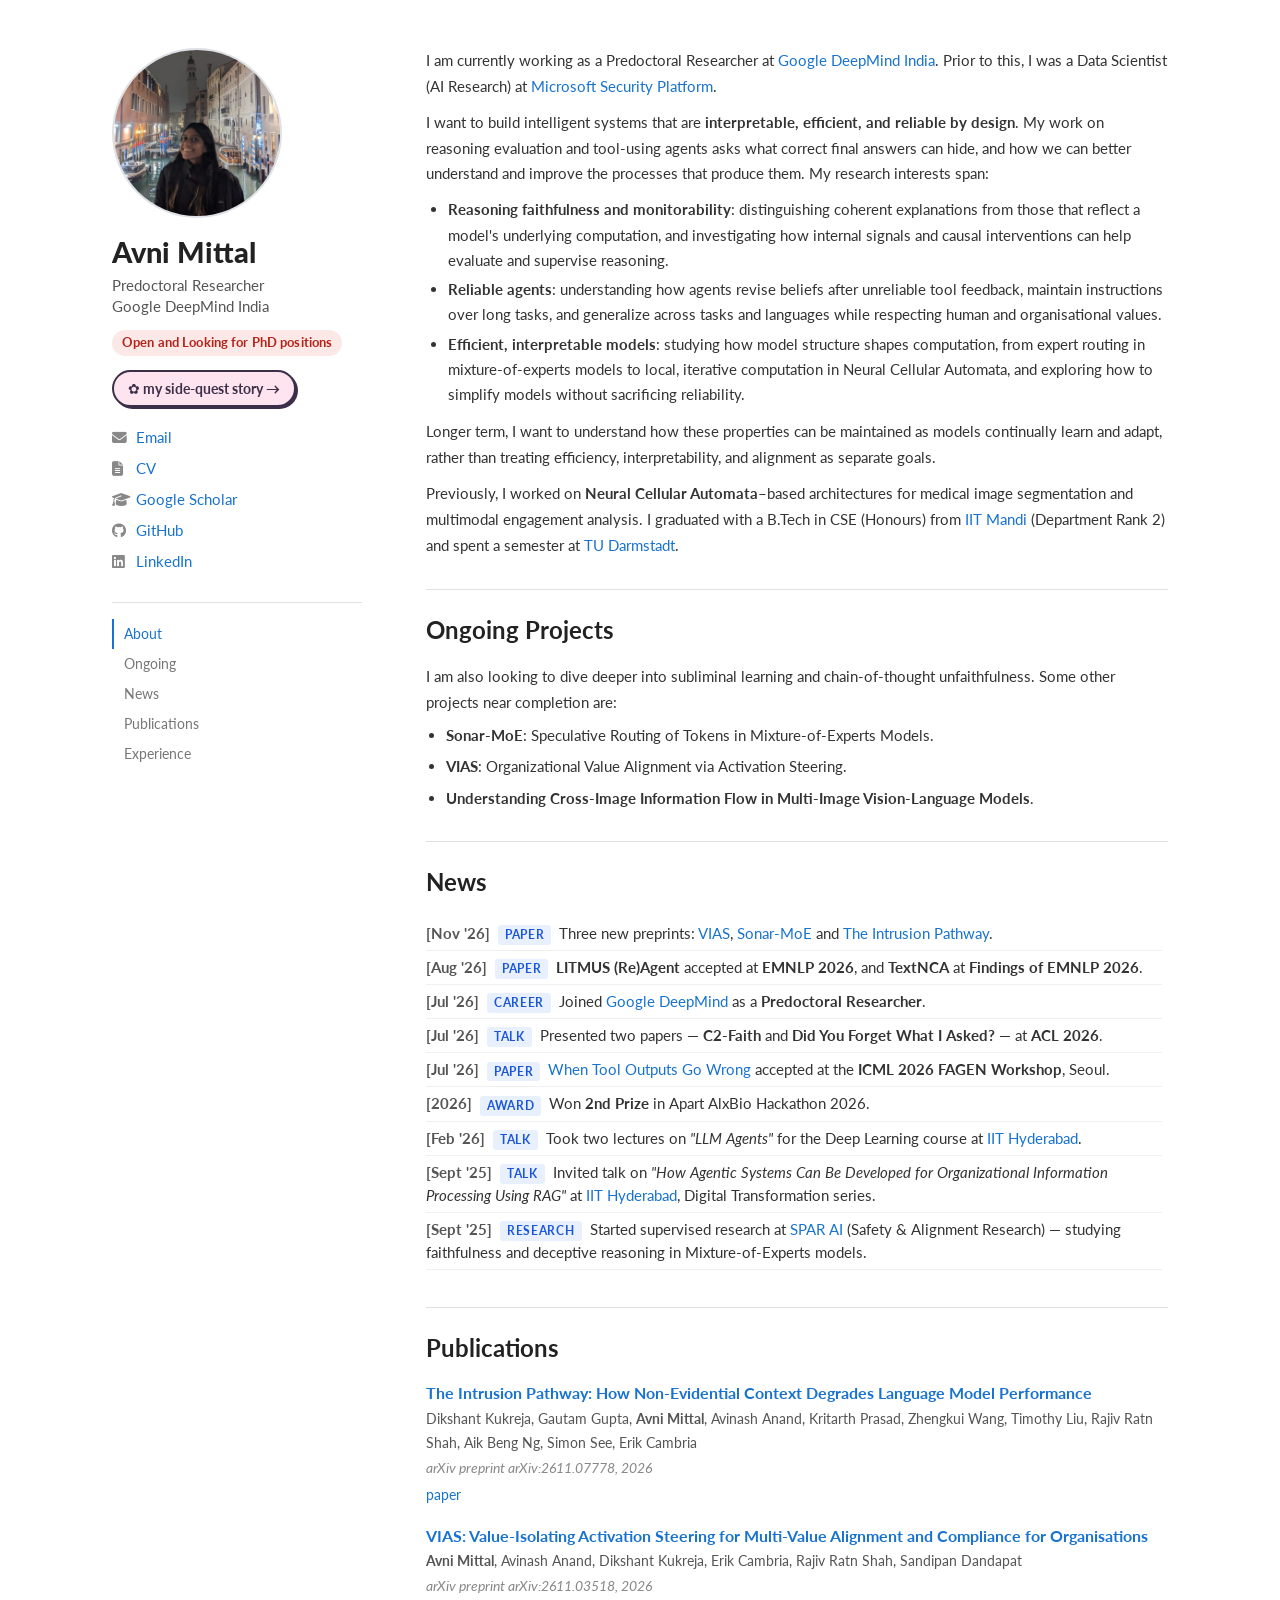
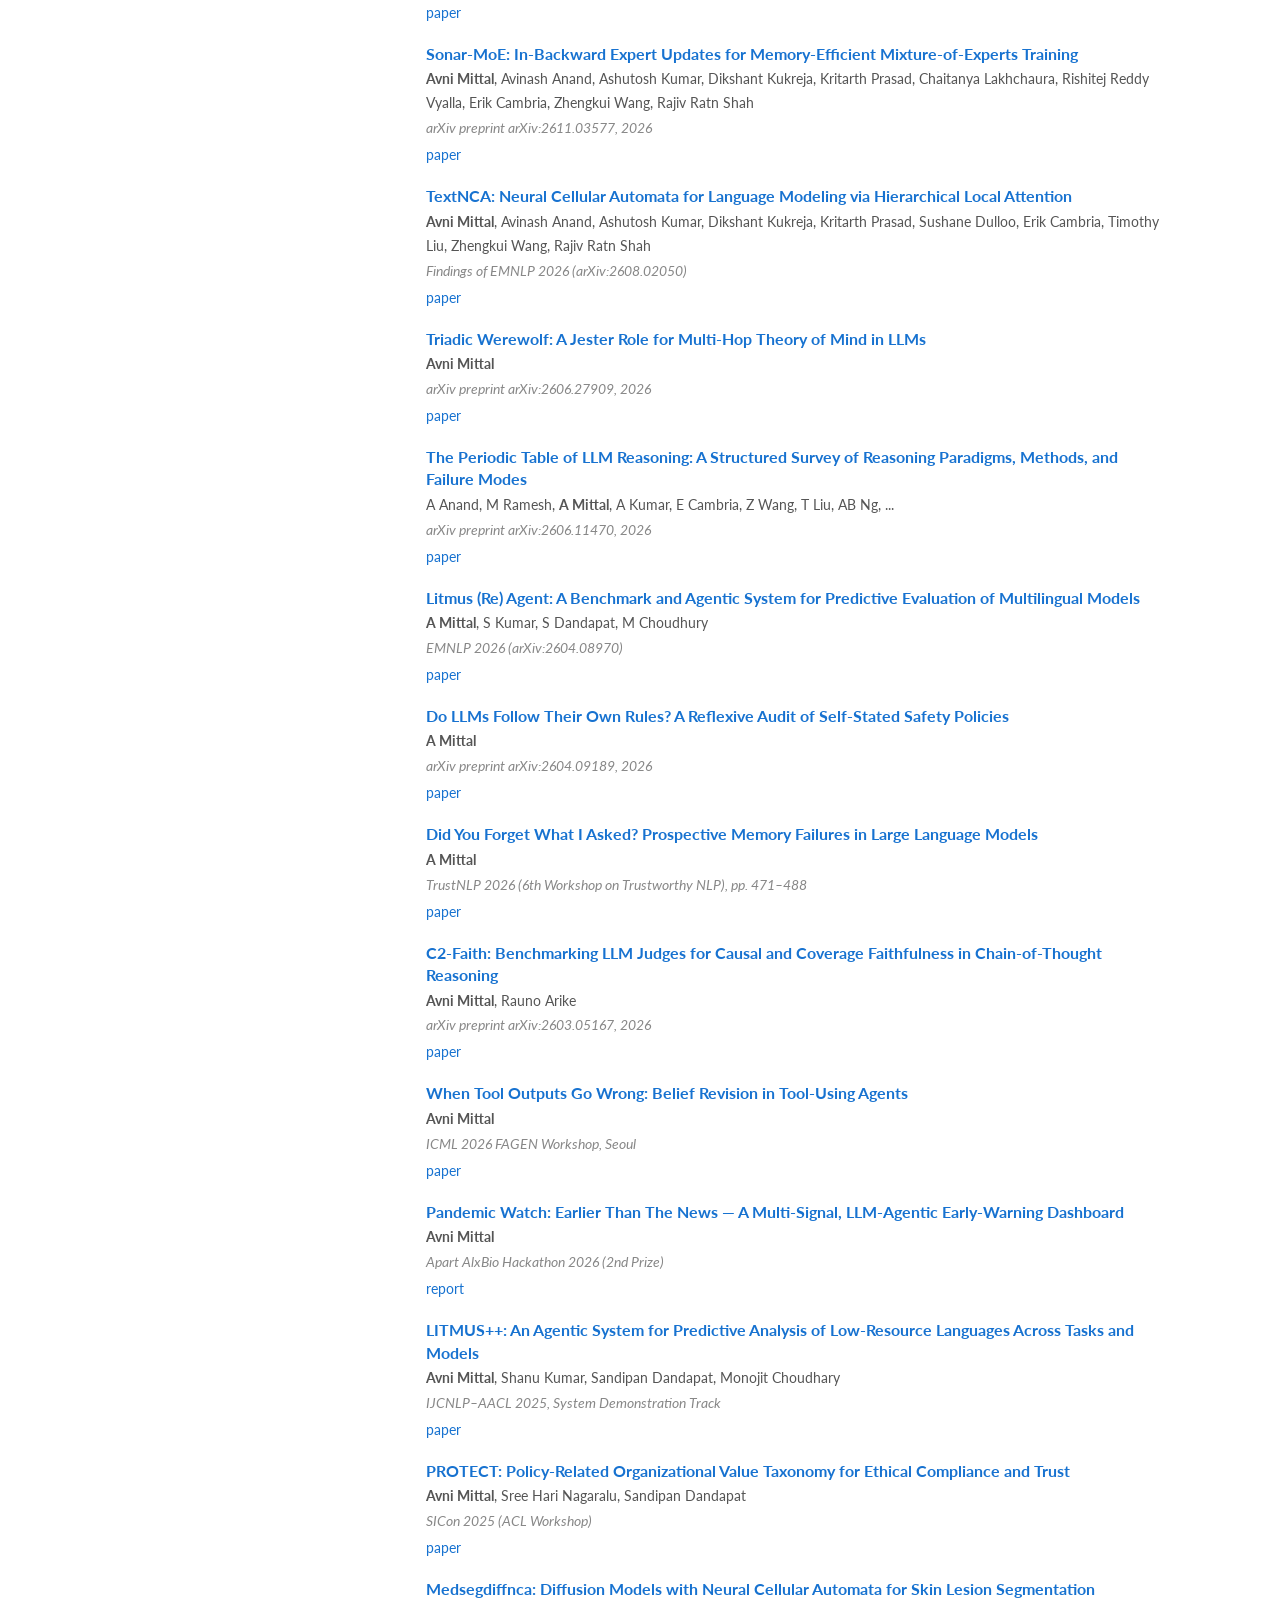
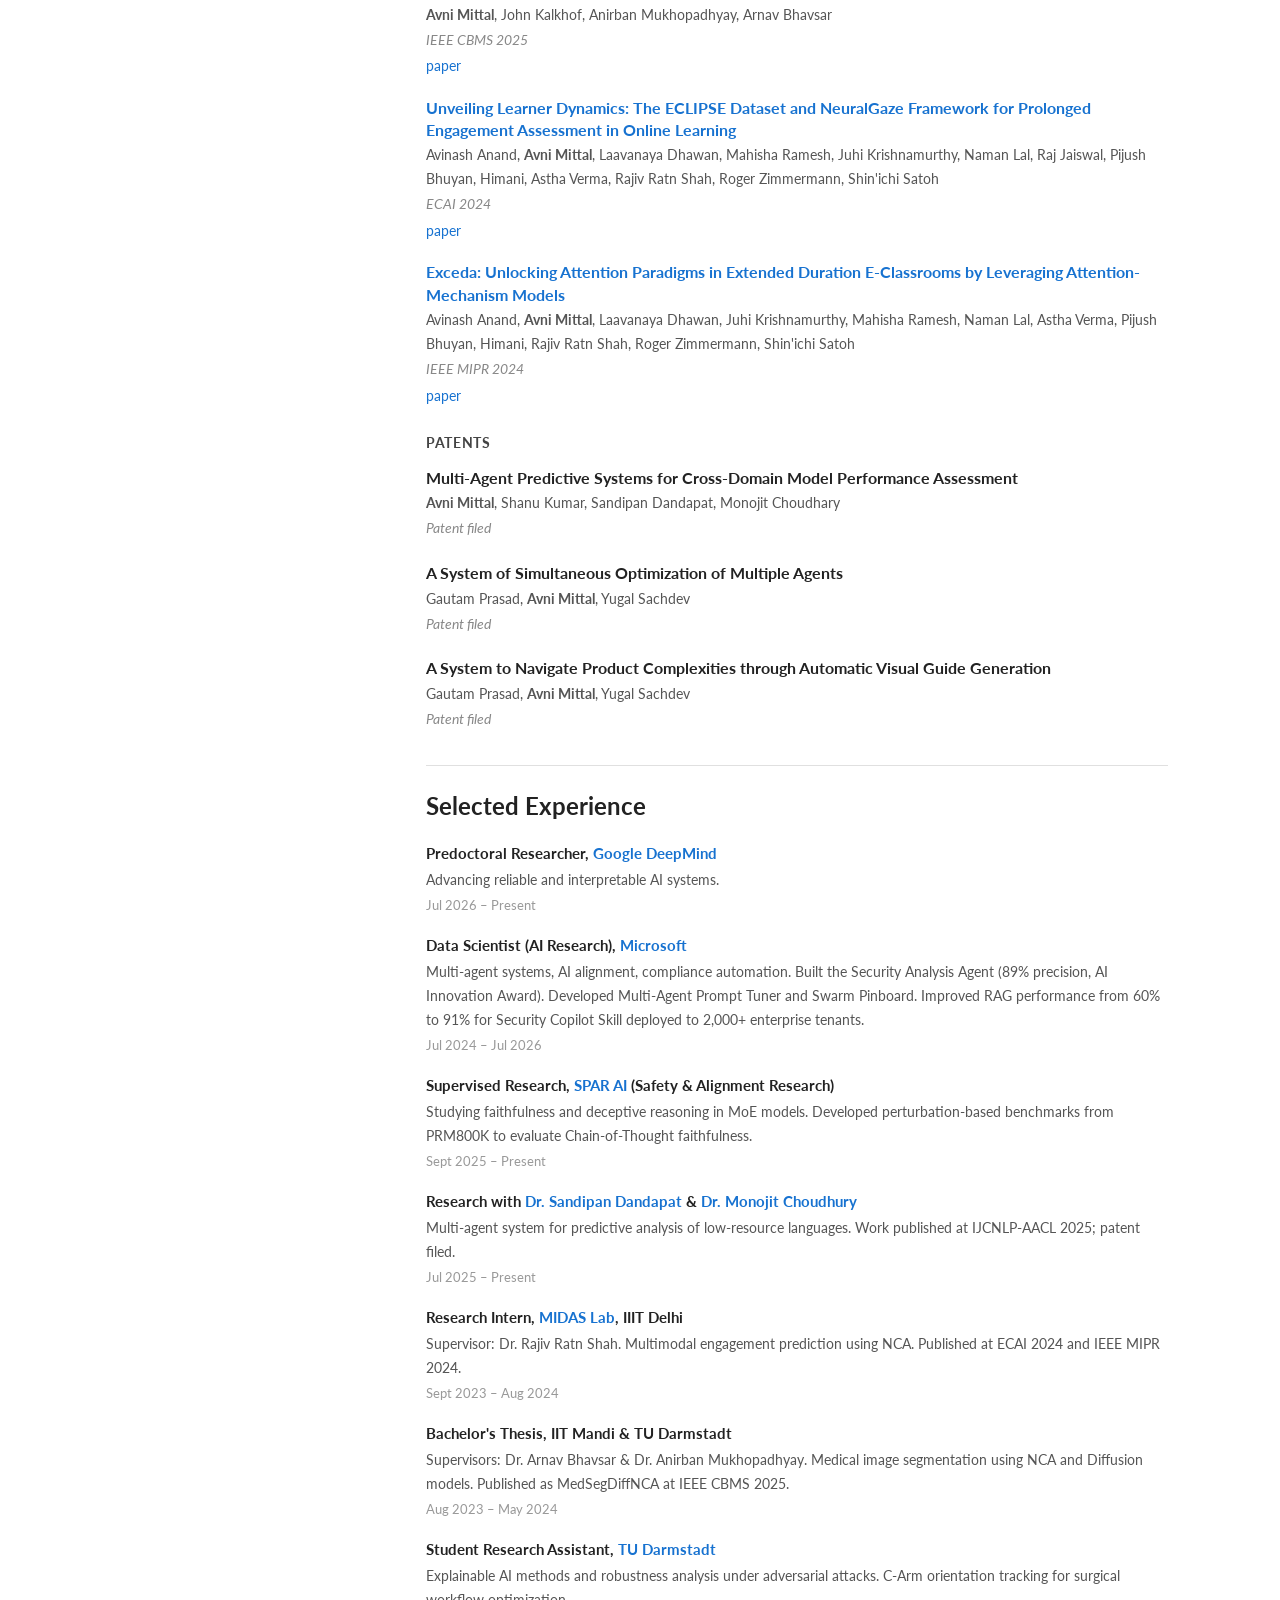
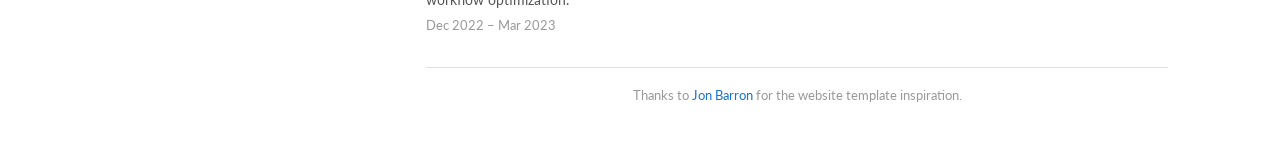
<file: index.html>
<!DOCTYPE html>
<html lang="en">
<head>
    <meta charset="UTF-8">
    <meta name="viewport" content="width=device-width, initial-scale=1.0">
    <title>Avni Mittal</title>
    <link rel="stylesheet" href="style.css">
    <link href="https://fonts.googleapis.com/css2?family=Lato:wght@300;400;700;900&display=swap" rel="stylesheet">
    <link rel="stylesheet" href="https://cdnjs.cloudflare.com/ajax/libs/font-awesome/6.5.0/css/all.min.css">
</head>
<body>

<div class="layout">
    <!-- ===== Sidebar: always visible ===== -->
    <aside class="sidebar">
        <div class="side-inner">
            <img class="side-photo" src="cropped-picc.jpeg" alt="Avni Mittal">
            <h1 class="side-name">Avni Mittal</h1>
            <p class="side-role">Predoctoral Researcher<br>Google DeepMind India</p>
            <p class="status-note">Open and Looking for PhD positions</p>
            <a class="fun-btn" href="fun.html">✿ my side-quest story →</a>

            <ul class="side-links">
                <li><a href="mailto:avni.mittal2002@gmail.com"><i class="fas fa-envelope"></i> Email</a></li>
                <li><a href="Avni_CV_PhD_curr.pdf" target="_blank"><i class="fas fa-file-alt"></i> CV</a></li>
                <li><a href="https://scholar.google.com/citations?user=itURCtMAAAAJ&hl=en" target="_blank"><i class="fas fa-graduation-cap"></i> Google Scholar</a></li>
                <li><a href="https://github.com/AvniMittal13" target="_blank"><i class="fab fa-github"></i> GitHub</a></li>
                <li><a href="https://www.linkedin.com/in/avni-mittal-5a0b3b198/" target="_blank"><i class="fab fa-linkedin"></i> LinkedIn</a></li>
            </ul>

            <nav class="side-nav" aria-label="Sections">
                <a href="#about">About</a>
                <a href="#ongoing">Ongoing</a>
                <a href="#news">News</a>
                <a href="#publications">Publications</a>
                <a href="#experience">Experience</a>
            </nav>
        </div>
    </aside>

    <!-- ===== Scrollable content ===== -->
    <main class="content">
    <div id="about" class="header-section">
        <div class="header-text">
            <p>
                I am currently working as a Predoctoral Researcher at <a href="https://deepmind.google/">Google DeepMind India</a>. Prior to this, I was a Data Scientist (AI Research) at <a href="https://www.microsoft.com/en-us/security">Microsoft Security Platform</a>.
            </p>

            <p>
                I want to build intelligent systems that are <strong>interpretable, efficient, and reliable by design</strong>. My work on reasoning evaluation and tool-using agents asks what correct final answers can hide, and how we can better understand and improve the processes that produce them. My research interests span:
            </p>
            <ul>
                <li><strong>Reasoning faithfulness and monitorability</strong>: distinguishing coherent explanations from those that reflect a model's underlying computation, and investigating how internal signals and causal interventions can help evaluate and supervise reasoning.</li>
                <li><strong>Reliable agents</strong>: understanding how agents revise beliefs after unreliable tool feedback, maintain instructions over long tasks, and generalize across tasks and languages while respecting human and organisational values.</li>
                <li><strong>Efficient, interpretable models</strong>: studying how model structure shapes computation, from expert routing in mixture-of-experts models to local, iterative computation in Neural Cellular Automata, and exploring how to simplify models without sacrificing reliability.</li>
            </ul>

            <p>
                Longer term, I want to understand how these properties can be maintained as models continually learn and adapt, rather than treating efficiency, interpretability, and alignment as separate goals.
            </p>

            <p>
                Previously, I worked on <strong>Neural Cellular Automata</strong>–based architectures for medical image segmentation and multimodal engagement analysis. I graduated with a B.Tech in CSE (Honours) from <a href="https://www.iitmandi.ac.in/">IIT Mandi</a> (Department Rank 2) and spent a semester at <a href="https://www.tu-darmstadt.de/">TU Darmstadt</a>.
            </p>
        </div>
    </div>

    <!-- ===== Ongoing Projects ===== -->
    <div id="ongoing" class="section-block">
        <h2>Ongoing Projects</h2>
        <p class="ongoing-intro">I am also looking to dive deeper into subliminal learning and chain-of-thought unfaithfulness. Some other projects near completion are:</p>
        <ul class="ongoing-list">
            <li><strong>Sonar-MoE</strong>: Speculative Routing of Tokens in Mixture-of-Experts Models.</li>
            <li><strong>VIAS</strong>: Organizational Value Alignment via Activation Steering.</li>
            <li><strong>Understanding Cross-Image Information Flow in Multi-Image Vision-Language Models</strong>.</li>
        </ul>
    </div>

    <!-- ===== News ===== -->
    <div id="news" class="section-block">
        <h2>News</h2>
        <ul class="news-list">
            <li><span class="news-date">[Nov '26]</span> <span class="news-tag">Paper</span> Three new preprints: <a href="https://arxiv.org/abs/2611.03518">VIAS</a>, <a href="https://arxiv.org/abs/2611.03577">Sonar-MoE</a> and <a href="https://arxiv.org/abs/2611.07778">The Intrusion Pathway</a>.</li>
            <li><span class="news-date">[Aug '26]</span> <span class="news-tag">Paper</span> <strong>LITMUS (Re)Agent</strong> accepted at <strong>EMNLP 2026</strong>, and <strong>TextNCA</strong> at <strong>Findings of EMNLP 2026</strong>.</li>
            <li><span class="news-date">[Jul '26]</span> <span class="news-tag">Career</span> Joined <a href="https://deepmind.google/">Google DeepMind</a> as a <strong>Predoctoral Researcher</strong>.</li>
            <li><span class="news-date">[Jul '26]</span> <span class="news-tag">Talk</span> Presented two papers &mdash; <strong>C2-Faith</strong> and <strong>Did You Forget What I Asked?</strong> &mdash; at <strong>ACL 2026</strong>.</li>
            <li><span class="news-date">[Jul '26]</span> <span class="news-tag">Paper</span> <a href="https://openreview.net/pdf?id=IFPcrT092O">When Tool Outputs Go Wrong</a> accepted at the <strong>ICML 2026 FAGEN Workshop</strong>, Seoul.</li>
            <li><span class="news-date">[2026]</span> <span class="news-tag">Award</span> Won <strong>2nd Prize</strong> in Apart AlxBio Hackathon 2026.</li>
            <li><span class="news-date">[Feb '26]</span> <span class="news-tag">Talk</span> Took two lectures on <em>"LLM Agents"</em> for the Deep Learning course at <a href="https://www.iith.ac.in/">IIT Hyderabad</a>.</li>
            <li><span class="news-date">[Sept '25]</span> <span class="news-tag">Talk</span> Invited talk on <em>"How Agentic Systems Can Be Developed for Organizational Information Processing Using RAG"</em> at <a href="https://www.iith.ac.in/">IIT Hyderabad</a>, Digital Transformation series.</li>
            <li><span class="news-date">[Sept '25]</span> <span class="news-tag">Research</span> Started supervised research at <a href="https://www.sparai.org/">SPAR AI</a> (Safety &amp; Alignment Research) — studying faithfulness and deceptive reasoning in Mixture-of-Experts models.</li>
            <li><span class="news-date">[Jul '25]</span> <span class="news-tag">Paper</span> <a href="https://aclanthology.org/2025.ijcnlp-demo.6/">LITMUS++</a> accepted at <strong>IJCNLP-AACL 2025</strong> (System Demonstration Track). Patent filed.</li>
            <li><span class="news-date">[2025]</span> <span class="news-tag">Award</span> Received the <strong>AI Innovation Award</strong> at Microsoft Security Platform for the Security Analysis Agent.</li>
            <li><span class="news-date">[2025]</span> <span class="news-tag">Paper</span> <a href="https://aclanthology.org/2025.sicon-1.5/">PROTECT</a> accepted at <strong>SICon 2025</strong> (ACL Workshop).</li>
            <li><span class="news-date">[2025]</span> <span class="news-tag">Paper</span> <a href="https://www.computer.org/csdl/proceedings-article/cbms/2025/261000a035/284Khy3rT3i">MedSegDiffNCA</a> accepted at <strong>IEEE CBMS 2025</strong>.</li>
            <li><span class="news-date">[2025]</span> <span class="news-tag">Patent</span> Filed patent on <em>"Multi-Agent Predictive Systems for Cross-Domain Model Performance Assessment"</em> with Dr. Sandipan Dandapat and Dr. Monojit Choudhury.</li>
            <li><span class="news-date">[2025]</span> <span class="news-tag">Patent</span> Filed patent on <em>"A System of Simultaneous Optimization of Multiple Agents"</em> (Multi-Agent Prompt Tuner).</li>
            <li><span class="news-date">[Feb '25]</span> <span class="news-tag">Teaching</span> Research group lead for <strong>CS672 Advanced Deep Learning</strong> at IIT Mandi, guiding UG students on GNNs and NCA.</li>
            <li><span class="news-date">[Jul '24]</span> <span class="news-tag">Industry</span> Joined <a href="https://www.microsoft.com/en-us/security">Microsoft</a> as Data Scientist (AI Research) working on multi-agent systems and AI alignment.</li>
            <li><span class="news-date">[Sep '24]</span> <span class="news-tag">Paper</span> <a href="https://ieeexplore.ieee.org/abstract/document/10707841">ECLIPSE</a> accepted at <strong>ECAI 2024</strong>.</li>
            <li><span class="news-date">[Sep '24]</span> <span class="news-tag">Paper</span> <a href="https://ebooks.iospress.nl/doi/10.3233/FAIA240551">Exceda</a> accepted at <strong>IEEE MIPR 2024</strong>.</li>
            <li><span class="news-date">[May '24]</span> Graduated from <strong>IIT Mandi</strong> with B.Tech CSE (Honours), CGPA 8.93/10, Department Rank 2.</li>
            <li><span class="news-date">[2024]</span> <span class="news-tag">Award</span> <strong>Academic Excellence Award (CSE)</strong>, IIT Mandi — Highest SGPA in 5th and 6th semesters.</li>
            <li><span class="news-date">[2023]</span> <span class="news-tag">Award</span> <strong>Top 5 Rank</strong> at Inter-IIT Tech Meet representing IIT Mandi.</li>
            <li><span class="news-date">[Oct '22]</span> Semester exchange at <a href="https://www.tu-darmstadt.de/">TU Darmstadt</a>, Germany — CGPA 9.36/10.</li>
        </ul>
    </div>

    <!-- ===== Publications ===== -->
    <div id="publications" class="section-block">
        <h2>Publications</h2>

        <div class="pub-entry">
            <div class="pub-content">
                <a class="pub-title" href="https://arxiv.org/abs/2611.07778">The Intrusion Pathway: How Non-Evidential Context Degrades Language Model Performance</a>
                <p class="pub-authors">Dikshant Kukreja, Gautam Gupta, <strong>Avni Mittal</strong>, Avinash Anand, Kritarth Prasad, Zhengkui Wang, Timothy Liu, Rajiv Ratn Shah, Aik Beng Ng, Simon See, Erik Cambria</p>
                <p class="pub-venue">arXiv preprint arXiv:2611.07778, 2026</p>
                <p class="pub-links-row">
                    <a href="https://arxiv.org/abs/2611.07778">paper</a>
                </p>
            </div>
        </div>

        <div class="pub-entry">
            <div class="pub-content">
                <a class="pub-title" href="https://arxiv.org/abs/2611.03518">VIAS: Value-Isolating Activation Steering for Multi-Value Alignment and Compliance for Organisations</a>
                <p class="pub-authors"><strong>Avni Mittal</strong>, Avinash Anand, Dikshant Kukreja, Erik Cambria, Rajiv Ratn Shah, Sandipan Dandapat</p>
                <p class="pub-venue">arXiv preprint arXiv:2611.03518, 2026</p>
                <p class="pub-links-row">
                    <a href="https://arxiv.org/abs/2611.03518">paper</a>
                </p>
            </div>
        </div>

        <div class="pub-entry">
            <div class="pub-content">
                <a class="pub-title" href="https://arxiv.org/abs/2611.03577">Sonar-MoE: In-Backward Expert Updates for Memory-Efficient Mixture-of-Experts Training</a>
                <p class="pub-authors"><strong>Avni Mittal</strong>, Avinash Anand, Ashutosh Kumar, Dikshant Kukreja, Kritarth Prasad, Chaitanya Lakhchaura, Rishitej Reddy Vyalla, Erik Cambria, Zhengkui Wang, Rajiv Ratn Shah</p>
                <p class="pub-venue">arXiv preprint arXiv:2611.03577, 2026</p>
                <p class="pub-links-row">
                    <a href="https://arxiv.org/abs/2611.03577">paper</a>
                </p>
            </div>
        </div>

        <div class="pub-entry">
            <div class="pub-content">
                <a class="pub-title" href="https://arxiv.org/abs/2608.02050">TextNCA: Neural Cellular Automata for Language Modeling via Hierarchical Local Attention</a>
                <p class="pub-authors"><strong>Avni Mittal</strong>, Avinash Anand, Ashutosh Kumar, Dikshant Kukreja, Kritarth Prasad, Sushane Dulloo, Erik Cambria, Timothy Liu, Zhengkui Wang, Rajiv Ratn Shah</p>
                <p class="pub-venue">Findings of EMNLP 2026 (arXiv:2608.02050)</p>
                <p class="pub-links-row">
                    <a href="https://arxiv.org/abs/2608.02050">paper</a>
                </p>
            </div>
        </div>

        <div class="pub-entry">
            <div class="pub-content">
                <a class="pub-title" href="https://arxiv.org/abs/2606.27909">Triadic Werewolf: A Jester Role for Multi-Hop Theory of Mind in LLMs</a>
                <p class="pub-authors"><strong>Avni Mittal</strong></p>
                <p class="pub-venue">arXiv preprint arXiv:2606.27909, 2026</p>
                <p class="pub-links-row">
                    <a href="https://arxiv.org/abs/2606.27909">paper</a>
                </p>
            </div>
        </div>

        <div class="pub-entry">
            <div class="pub-content">
                <a class="pub-title" href="https://arxiv.org/abs/2606.11470">The Periodic Table of LLM Reasoning: A Structured Survey of Reasoning Paradigms, Methods, and Failure Modes</a>
                <p class="pub-authors">A Anand, M Ramesh, <strong>A Mittal</strong>, A Kumar, E Cambria, Z Wang, T Liu, AB Ng, ...</p>
                <p class="pub-venue">arXiv preprint arXiv:2606.11470, 2026</p>
                <p class="pub-links-row">
                    <a href="https://arxiv.org/abs/2606.11470">paper</a>
                </p>
            </div>
        </div>

        <div class="pub-entry">
            <div class="pub-content">
                <a class="pub-title" href="https://arxiv.org/abs/2604.08970">Litmus (Re) Agent: A Benchmark and Agentic System for Predictive Evaluation of Multilingual Models</a>
                <p class="pub-authors"><strong>A Mittal</strong>, S Kumar, S Dandapat, M Choudhury</p>
                <p class="pub-venue">EMNLP 2026 (arXiv:2604.08970)</p>
                <p class="pub-links-row">
                    <a href="https://arxiv.org/abs/2604.08970">paper</a>
                </p>
            </div>
        </div>

        <div class="pub-entry">
            <div class="pub-content">
                <a class="pub-title" href="https://arxiv.org/abs/2604.09189">Do LLMs Follow Their Own Rules? A Reflexive Audit of Self-Stated Safety Policies</a>
                <p class="pub-authors"><strong>A Mittal</strong></p>
                <p class="pub-venue">arXiv preprint arXiv:2604.09189, 2026</p>
                <p class="pub-links-row">
                    <a href="https://arxiv.org/abs/2604.09189">paper</a>
                </p>
            </div>
        </div>

        <div class="pub-entry">
            <div class="pub-content">
                <a class="pub-title" href="https://arxiv.org/abs/2603.23530">Did You Forget What I Asked? Prospective Memory Failures in Large Language Models</a>
                <p class="pub-authors"><strong>A Mittal</strong></p>
                <p class="pub-venue">TrustNLP 2026 (6th Workshop on Trustworthy NLP), pp. 471&ndash;488</p>
                <p class="pub-links-row">
                    <a href="https://arxiv.org/abs/2603.23530">paper</a>
                </p>
            </div>
        </div>

        <div class="pub-entry">
            <div class="pub-content">
                <a class="pub-title" href="https://arxiv.org/abs/2603.05167">C2-Faith: Benchmarking LLM Judges for Causal and Coverage Faithfulness in Chain-of-Thought Reasoning</a>
                <p class="pub-authors"><strong>Avni Mittal</strong>, Rauno Arike</p>
                <p class="pub-venue">arXiv preprint arXiv:2603.05167, 2026</p>
                <p class="pub-links-row">
                    <a href="https://arxiv.org/abs/2603.05167">paper</a>
                </p>
            </div>
        </div>

        <div class="pub-entry">
            <div class="pub-content">
                <a class="pub-title" href="https://openreview.net/pdf?id=IFPcrT092O">When Tool Outputs Go Wrong: Belief Revision in Tool-Using Agents</a>
                <p class="pub-authors"><strong>Avni Mittal</strong></p>
                <p class="pub-venue">ICML 2026 FAGEN Workshop, Seoul</p>
                <p class="pub-links-row">
                    <a href="https://openreview.net/pdf?id=IFPcrT092O">paper</a>
                </p>
            </div>
        </div>

        <div class="pub-entry">
            <div class="pub-content">
                <a class="pub-title" href="https://framerforms.s3.us-east-1.amazonaws.com/form-uploads/609d0411-973b-43f1-ad4b-0607dc84c9bd-report.pdf">Pandemic Watch: Earlier Than The News &mdash; A Multi-Signal, LLM-Agentic Early-Warning Dashboard</a>
                <p class="pub-authors"><strong>Avni Mittal</strong></p>
                <p class="pub-venue">Apart AlxBio Hackathon 2026 (2nd Prize)</p>
                <p class="pub-links-row">
                    <a href="https://framerforms.s3.us-east-1.amazonaws.com/form-uploads/609d0411-973b-43f1-ad4b-0607dc84c9bd-report.pdf">report</a>
                </p>
            </div>
        </div>

        <!-- C.1 -->
        <div class="pub-entry">
            <div class="pub-content">
                <a class="pub-title" href="https://aclanthology.org/2025.ijcnlp-demo.6/">LITMUS++: An Agentic System for Predictive Analysis of Low-Resource Languages Across Tasks and Models</a>
                <p class="pub-authors"><strong>Avni Mittal</strong>, Shanu Kumar, Sandipan Dandapat, Monojit Choudhary</p>
                <p class="pub-venue">IJCNLP–AACL 2025, System Demonstration Track</p>
                <p class="pub-links-row">
                    <a href="https://aclanthology.org/2025.ijcnlp-demo.6/">paper</a>
                </p>
            </div>
        </div>

        <!-- C.2 -->
        <div class="pub-entry">
            <div class="pub-content">
                <a class="pub-title" href="https://aclanthology.org/2025.sicon-1.5/">PROTECT: Policy-Related Organizational Value Taxonomy for Ethical Compliance and Trust</a>
                <p class="pub-authors"><strong>Avni Mittal</strong>, Sree Hari Nagaralu, Sandipan Dandapat</p>
                <p class="pub-venue">SICon 2025 (ACL Workshop)</p>
                <p class="pub-links-row">
                    <a href="https://aclanthology.org/2025.sicon-1.5/">paper</a>
                </p>
            </div>
        </div>

        <!-- C.3 -->
        <div class="pub-entry">
            <div class="pub-content">
                <a class="pub-title" href="https://www.computer.org/csdl/proceedings-article/cbms/2025/261000a035/284Khy3rT3i">Medsegdiffnca: Diffusion Models with Neural Cellular Automata for Skin Lesion Segmentation</a>
                <p class="pub-authors"><strong>Avni Mittal</strong>, John Kalkhof, Anirban Mukhopadhyay, Arnav Bhavsar</p>
                <p class="pub-venue">IEEE CBMS 2025</p>
                <p class="pub-links-row">
                    <a href="https://www.computer.org/csdl/proceedings-article/cbms/2025/261000a035/284Khy3rT3i">paper</a>
                </p>
            </div>
        </div>

        <!-- C.4 -->
        <div class="pub-entry">
            <div class="pub-content">
                <a class="pub-title" href="https://ieeexplore.ieee.org/abstract/document/10707841">Unveiling Learner Dynamics: The ECLIPSE Dataset and NeuralGaze Framework for Prolonged Engagement Assessment in Online Learning</a>
                <p class="pub-authors">Avinash Anand, <strong>Avni Mittal</strong>, Laavanaya Dhawan, Mahisha Ramesh, Juhi Krishnamurthy, Naman Lal, Raj Jaiswal, Pijush Bhuyan, Himani, Astha Verma, Rajiv Ratn Shah, Roger Zimmermann, Shin'ichi Satoh</p>
                <p class="pub-venue">ECAI 2024</p>
                <p class="pub-links-row">
                    <a href="https://ieeexplore.ieee.org/abstract/document/10707841">paper</a>
                </p>
            </div>
        </div>

        <!-- C.5 -->
        <div class="pub-entry">
            <div class="pub-content">
                <a class="pub-title" href="https://ebooks.iospress.nl/doi/10.3233/FAIA240551">Exceda: Unlocking Attention Paradigms in Extended Duration E-Classrooms by Leveraging Attention-Mechanism Models</a>
                <p class="pub-authors">Avinash Anand, <strong>Avni Mittal</strong>, Laavanaya Dhawan, Juhi Krishnamurthy, Mahisha Ramesh, Naman Lal, Astha Verma, Pijush Bhuyan, Himani, Rajiv Ratn Shah, Roger Zimmermann, Shin'ichi Satoh</p>
                <p class="pub-venue">IEEE MIPR 2024</p>
                <p class="pub-links-row">
                    <a href="https://ebooks.iospress.nl/doi/10.3233/FAIA240551">paper</a>
                </p>
            </div>
        </div>

        <h3 class="subsection-heading">Patents</h3>

        <div class="pub-entry">
            <div class="pub-content">
                <span class="pub-title-nolink">Multi-Agent Predictive Systems for Cross-Domain Model Performance Assessment</span>
                <p class="pub-authors"><strong>Avni Mittal</strong>, Shanu Kumar, Sandipan Dandapat, Monojit Choudhary</p>
                <p class="pub-venue">Patent filed</p>
            </div>
        </div>

        <div class="pub-entry">
            <div class="pub-content">
                <span class="pub-title-nolink">A System of Simultaneous Optimization of Multiple Agents</span>
                <p class="pub-authors">Gautam Prasad, <strong>Avni Mittal</strong>, Yugal Sachdev</p>
                <p class="pub-venue">Patent filed</p>
            </div>
        </div>

        <div class="pub-entry">
            <div class="pub-content">
                <span class="pub-title-nolink">A System to Navigate Product Complexities through Automatic Visual Guide Generation</span>
                <p class="pub-authors">Gautam Prasad, <strong>Avni Mittal</strong>, Yugal Sachdev</p>
                <p class="pub-venue">Patent filed</p>
            </div>
        </div>
    </div>

    <!-- ===== Selected Experience ===== -->
    <div id="experience" class="section-block">
        <h2>Selected Experience</h2>

        <div class="exp-entry">
            <div class="exp-content">
                <p class="exp-title">Predoctoral Researcher, <a href="https://deepmind.google/">Google DeepMind</a></p>
                <p class="exp-detail">Advancing reliable and interpretable AI systems.</p>
                <p class="exp-date">Jul 2026 – Present</p>
            </div>
        </div>

        <div class="exp-entry">
            <div class="exp-content">
                <p class="exp-title">Data Scientist (AI Research), <a href="https://www.microsoft.com/en-us/security">Microsoft</a></p>
                <p class="exp-detail">Multi-agent systems, AI alignment, compliance automation. Built the Security Analysis Agent (89% precision, AI Innovation Award). Developed Multi-Agent Prompt Tuner and Swarm Pinboard. Improved RAG performance from 60% to 91% for Security Copilot Skill deployed to 2,000+ enterprise tenants.</p>
                <p class="exp-date">Jul 2024 – Jul 2026</p>
            </div>
        </div>

        <div class="exp-entry">
            <div class="exp-content">
                <p class="exp-title">Supervised Research, <a href="https://www.sparai.org/">SPAR AI</a> (Safety &amp; Alignment Research)</p>
                <p class="exp-detail">Studying faithfulness and deceptive reasoning in MoE models. Developed perturbation-based benchmarks from PRM800K to evaluate Chain-of-Thought faithfulness.</p>
                <p class="exp-date">Sept 2025 – Present</p>
            </div>
        </div>

        <div class="exp-entry">
            <div class="exp-content">
                <p class="exp-title">Research with <a href="https://scholar.google.com/citations?user=YMCYVksAAAAJ">Dr. Sandipan Dandapat</a> &amp; <a href="https://scholar.google.com/citations?user=WR1ImCMAAAAJ">Dr. Monojit Choudhury</a></p>
                <p class="exp-detail">Multi-agent system for predictive analysis of low-resource languages. Work published at IJCNLP-AACL 2025; patent filed.</p>
                <p class="exp-date">Jul 2025 – Present</p>
            </div>
        </div>

        <div class="exp-entry">
            <div class="exp-content">
                <p class="exp-title">Research Intern, <a href="https://midas.iiitd.ac.in/">MIDAS Lab</a>, IIIT Delhi</p>
                <p class="exp-detail">Supervisor: Dr. Rajiv Ratn Shah. Multimodal engagement prediction using NCA. Published at ECAI 2024 and IEEE MIPR 2024.</p>
                <p class="exp-date">Sept 2023 – Aug 2024</p>
            </div>
        </div>

        <div class="exp-entry">
            <div class="exp-content">
                <p class="exp-title">Bachelor's Thesis, IIT Mandi &amp; TU Darmstadt</p>
                <p class="exp-detail">Supervisors: Dr. Arnav Bhavsar &amp; Dr. Anirban Mukhopadhyay. Medical image segmentation using NCA and Diffusion models. Published as MedSegDiffNCA at IEEE CBMS 2025.</p>
                <p class="exp-date">Aug 2023 – May 2024</p>
            </div>
        </div>

        <div class="exp-entry">
            <div class="exp-content">
                <p class="exp-title">Student Research Assistant, <a href="https://www.informatik.tu-darmstadt.de/gris/startseite_1/index.en.jsp">TU Darmstadt</a></p>
                <p class="exp-detail">Explainable AI methods and robustness analysis under adversarial attacks. C-Arm orientation tracking for surgical workflow optimization.</p>
                <p class="exp-date">Dec 2022 – Mar 2023</p>
            </div>
        </div>
    </div>

    <!-- ===== Footer ===== -->
    <footer class="footer">
        <p>Thanks to <a href="https://jonbarron.info/">Jon Barron</a> for the website template inspiration.</p>
    </footer>
</main>
</div>

<script>
    // highlight the section you're reading in the sidebar menu
    (function () {
        var links = Array.prototype.slice.call(document.querySelectorAll('.side-nav a'));
        var sections = links.map(function (a) { return document.querySelector(a.getAttribute('href')); });
        function update() {
            var mark = window.innerHeight * 0.35, current = 0;
            sections.forEach(function (s, i) { if (s && s.getBoundingClientRect().top <= mark) current = i; });
            if (window.innerHeight + window.scrollY >= document.body.scrollHeight - 4) current = sections.length - 1;
            links.forEach(function (a, i) { a.classList.toggle('active', i === current); });
        }
        window.addEventListener('scroll', update, { passive: true });
        window.addEventListener('resize', update);
        update();
    })();
</script>
</body>
</html>
</file>
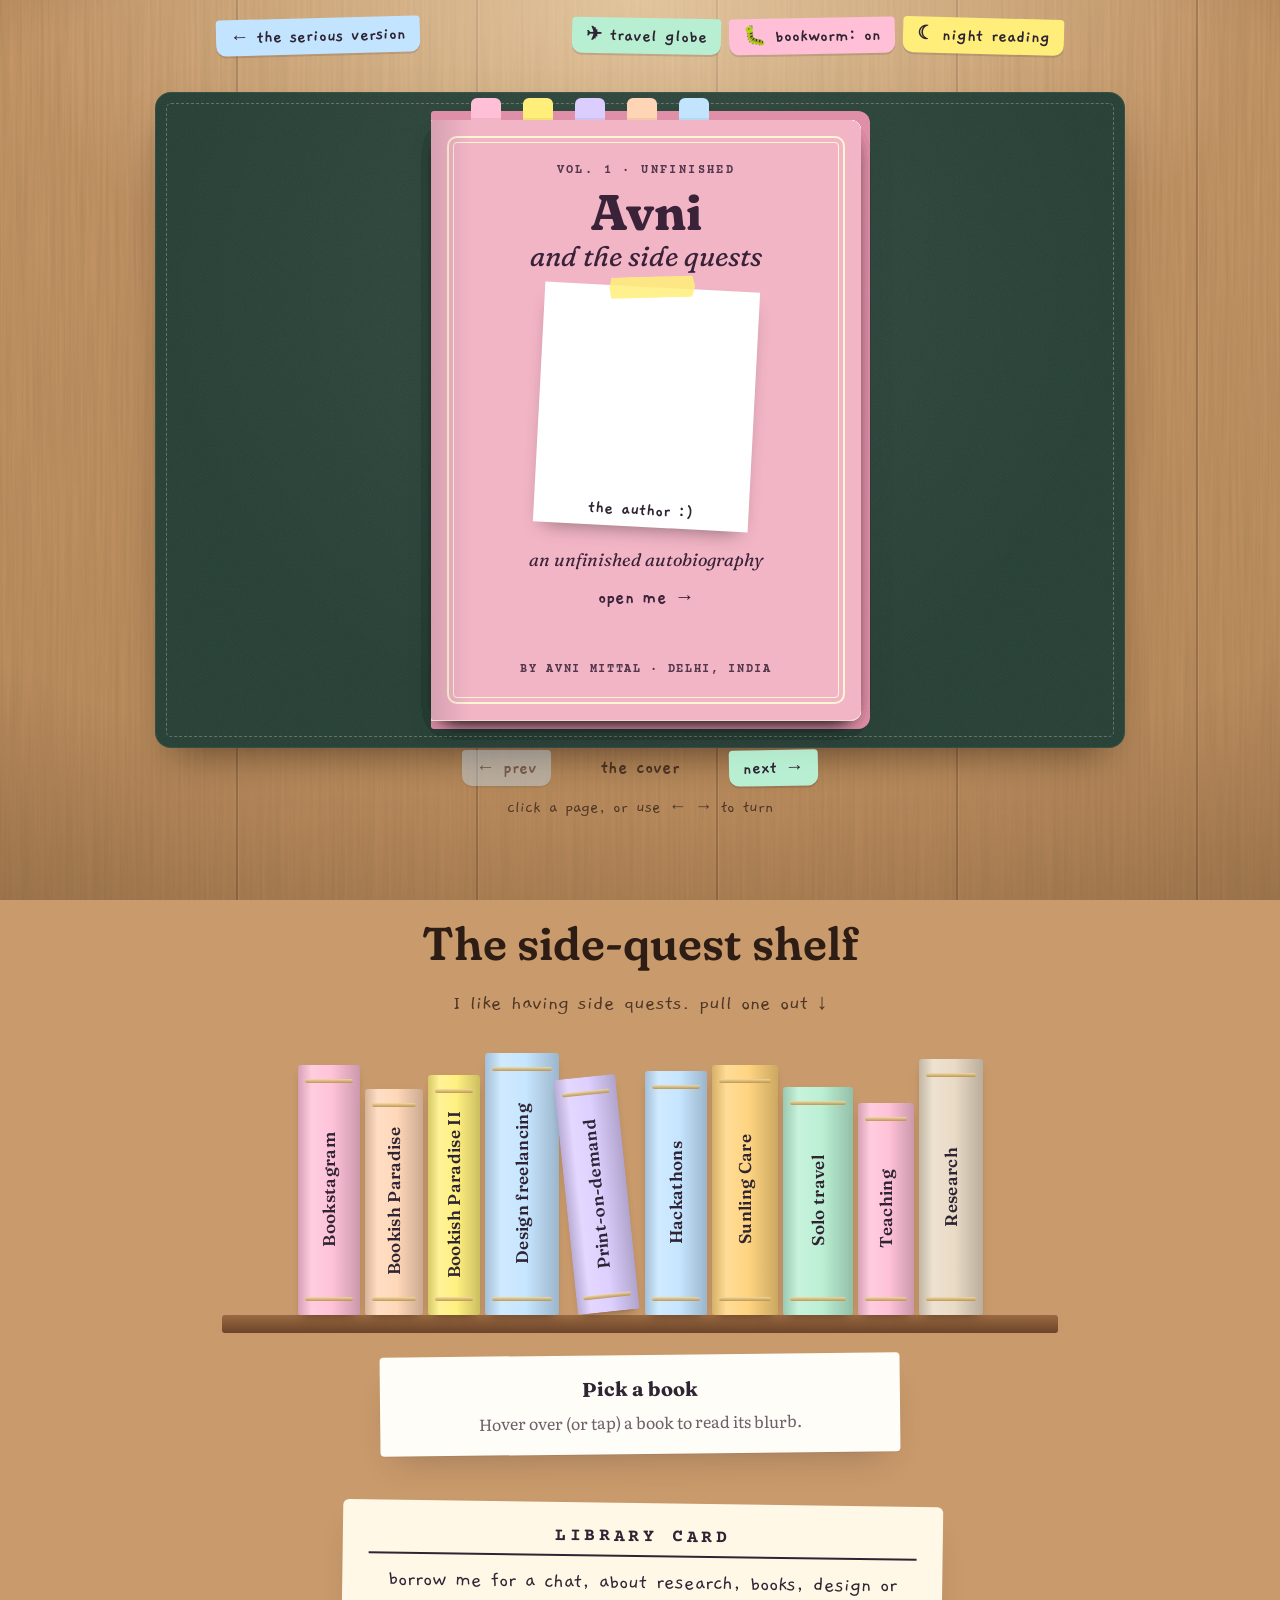
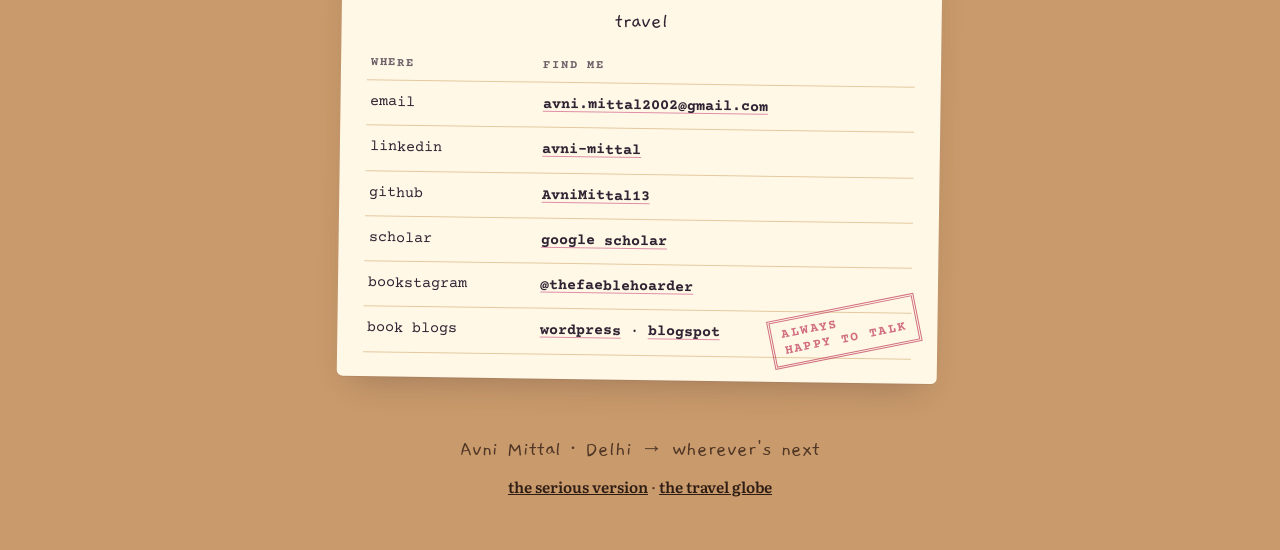
<file: fun.html>
<!DOCTYPE html>
<html lang="en">
<head>
<meta charset="UTF-8">
<meta name="viewport" content="width=device-width, initial-scale=1.0">
<title>Avni and the Side Quests</title>
<meta name="description" content="The fun version of Avni Mittal's website: an unfinished autobiography, Avni and the side quests.">
<script>document.documentElement.classList.add('js');</script>
<link rel="preconnect" href="https://fonts.googleapis.com">
<link rel="preconnect" href="https://fonts.gstatic.com" crossorigin>
<link href="https://fonts.googleapis.com/css2?family=Fraunces:ital,opsz,wght,SOFT,WONK@0,9..144,300..800,0..100,0..1;1,9..144,300..800,0..100,0..1&family=Literata:ital,wght@0,400;0,600;1,400&family=Gaegu:wght@400;700&family=Courier+Prime:wght@400;700&display=swap" rel="stylesheet">
<link rel="stylesheet" href="fun.css">
</head>
<body class="desk">

<div class="wrap">
  <nav class="topbar" aria-label="Pages">
    <a class="notetab" href="index.html" style="--tabc:var(--b);--r:-1.5deg" data-worm="boooring (jk)">← the serious version</a>
    <div class="group">
      <a class="notetab" href="travel.html" style="--tabc:var(--m);--r:1deg" data-worm="take me with you!">✈ travel globe</a>
      <button class="notetab" id="wormBtn" type="button" style="--tabc:var(--p);--r:-1deg">🐛 bookworm: on</button>
      <button class="notetab" id="themeBtn" type="button" style="--tabc:var(--y);--r:1.5deg">☾ night reading</button>
    </div>
  </nav>

  <!-- ================= THE BOOK (built from #bookSource by the script below) ================= -->
  <section class="book-stage" aria-label="Avni and the side quests: a flip-book">
    <div class="book" id="book"></div>

    <!-- desk props (decorative, wide screens only) -->
    <div class="desk-mat" aria-hidden="true"></div>

    <svg class="prop chai" width="220" height="220" viewBox="0 0 220 220" aria-hidden="true">
      <defs>
        <radialGradient id="pSaucer" cx="45%" cy="40%" r="60%"><stop offset="0" stop-color="#fbf8f3"/><stop offset=".8" stop-color="#ebe3d6"/><stop offset="1" stop-color="#d9cebe"/></radialGradient>
        <radialGradient id="pCup" cx="40%" cy="35%" r="65%"><stop offset="0" stop-color="#fffdf9"/><stop offset="1" stop-color="#e3d9ca"/></radialGradient>
        <radialGradient id="pChai" cx="45%" cy="40%" r="60%"><stop offset="0" stop-color="#c99764"/><stop offset=".7" stop-color="#a7713f"/><stop offset="1" stop-color="#7e5130"/></radialGradient>
        <linearGradient id="pHandle" x1="0" y1="0" x2="0" y2="1"><stop offset="0" stop-color="#fbf8f2"/><stop offset="1" stop-color="#d8ccbb"/></linearGradient>
        <filter id="pSoft"><feGaussianBlur stdDeviation="3"/></filter>
      </defs>
      <circle cx="104" cy="112" r="96" fill="url(#pSaucer)"/>
      <circle cx="104" cy="112" r="70" fill="none" stroke="rgba(120,90,60,.12)" stroke-width="2"/>
      <rect x="150" y="98" width="52" height="26" rx="13" fill="url(#pHandle)"/>
      <rect x="160" y="105" width="30" height="12" rx="6" fill="#e6dccd"/>
      <circle cx="104" cy="110" r="60" fill="url(#pCup)"/>
      <circle cx="104" cy="110" r="51" fill="url(#pChai)"/>
      <ellipse cx="92" cy="96" rx="22" ry="12" fill="#fff" opacity=".12"/>
      <path d="M58 92 A50 50 0 0 1 120 60" fill="none" stroke="#fff" stroke-width="3" stroke-linecap="round" opacity=".7"/>
      <circle cx="112" cy="122" r="1.6" fill="#5b3a22" opacity=".6"/><circle cx="98" cy="128" r="1.2" fill="#5b3a22" opacity=".5"/><circle cx="120" cy="108" r="1" fill="#5b3a22" opacity=".5"/>
      <g class="steam" fill="none" stroke="#fff" stroke-width="7" stroke-linecap="round" filter="url(#pSoft)" opacity=".5">
        <path d="M90 100 C80 80 100 70 90 48"/><path d="M114 98 C104 78 124 66 114 42"/>
      </g>
    </svg>

    <svg class="prop pen" width="280" height="44" viewBox="0 0 280 44" aria-hidden="true">
      <defs>
        <linearGradient id="pLacquer" x1="0" y1="0" x2="0" y2="1"><stop offset="0" stop-color="#3b4f68"/><stop offset=".35" stop-color="#22324a"/><stop offset="1" stop-color="#121c2b"/></linearGradient>
        <linearGradient id="pGold" x1="0" y1="0" x2="0" y2="1"><stop offset="0" stop-color="#f3dca0"/><stop offset=".5" stop-color="#c9a056"/><stop offset="1" stop-color="#8f6a2e"/></linearGradient>
      </defs>
      <path d="M46 14 L8 22 L46 30 Z" fill="url(#pGold)"/>
      <path d="M12 22 L40 22" stroke="#6b4f22" stroke-width="1"/>
      <circle cx="34" cy="22" r="2" fill="#6b4f22"/>
      <rect x="46" y="11" width="22" height="22" rx="3" fill="#1a2433"/>
      <rect x="68" y="8" width="196" height="28" rx="12" fill="url(#pLacquer)"/>
      <rect x="150" y="8" width="5" height="28" fill="url(#pGold)"/>
      <rect x="160" y="3" width="96" height="7" rx="3.5" fill="url(#pGold)"/>
      <rect x="74" y="12" width="184" height="4" rx="2" fill="#fff" opacity=".18"/>
    </svg>

    <svg class="prop glasses" width="230" height="130" viewBox="0 0 224 124" aria-hidden="true">
      <defs>
        <linearGradient id="gBlack" x1="0" y1="0" x2="0" y2="1"><stop offset="0" stop-color="#3a3a3e"/><stop offset=".35" stop-color="#151517"/><stop offset="1" stop-color="#050506"/></linearGradient>
        <linearGradient id="gLens" x1="0" y1="0" x2="1" y2="1"><stop offset="0" stop-color="#e9f2f7" stop-opacity=".30"/><stop offset="1" stop-color="#9fb6c4" stop-opacity=".14"/></linearGradient>
        <linearGradient id="gGlint" x1="0" y1="0" x2="1" y2="0"><stop offset="0" stop-color="#fff" stop-opacity="0"/><stop offset=".5" stop-color="#fff" stop-opacity=".5"/><stop offset="1" stop-color="#fff" stop-opacity="0"/></linearGradient>
        <clipPath id="gClipL"><path d="M24 62 C24 45 38 40 62 40 C86 40 100 45 100 62 C100 88 84 104 62 104 C40 104 24 88 24 62 Z"/></clipPath>
        <clipPath id="gClipR"><path d="M124 62 C124 45 138 40 162 40 C186 40 200 45 200 62 C200 88 184 104 162 104 C140 104 124 88 124 62 Z"/></clipPath>
      </defs>
      <!-- folded arms behind the lenses -->
      <path d="M22 52 C52 72 102 76 178 68" fill="none" stroke="url(#gBlack)" stroke-width="5.5" stroke-linecap="round"/>
      <path d="M202 52 C172 78 122 82 46 74" fill="none" stroke="url(#gBlack)" stroke-width="5.5" stroke-linecap="round"/>
      <path d="M24 62 C24 45 38 40 62 40 C86 40 100 45 100 62 C100 88 84 104 62 104 C40 104 24 88 24 62 Z" fill="url(#gLens)"/>
      <path d="M124 62 C124 45 138 40 162 40 C186 40 200 45 200 62 C200 88 184 104 162 104 C140 104 124 88 124 62 Z" fill="url(#gLens)"/>
      <g clip-path="url(#gClipL)"><rect x="0" y="20" width="20" height="130" fill="url(#gGlint)" transform="rotate(28 62 72)"/></g>
      <g clip-path="url(#gClipR)"><rect x="100" y="20" width="20" height="130" fill="url(#gGlint)" transform="rotate(28 162 72)"/></g>
      <!-- thick black rims -->
      <path d="M24 62 C24 45 38 40 62 40 C86 40 100 45 100 62 C100 88 84 104 62 104 C40 104 24 88 24 62 Z" fill="none" stroke="url(#gBlack)" stroke-width="8"/>
      <path d="M124 62 C124 45 138 40 162 40 C186 40 200 45 200 62 C200 88 184 104 162 104 C140 104 124 88 124 62 Z" fill="none" stroke="url(#gBlack)" stroke-width="8"/>
      <path d="M100 56 C108 46 116 46 124 56" fill="none" stroke="url(#gBlack)" stroke-width="8" stroke-linecap="round"/>
      <!-- gloss on the acetate -->
      <path d="M32 44 C46 38 72 37 90 42 M132 44 C146 38 172 37 190 42 M106 49 C110 45 114 45 118 49" fill="none" stroke="#fff" stroke-width="1.6" opacity=".32" stroke-linecap="round"/>
      <circle cx="26" cy="52" r="2" fill="#d8dde2"/><circle cx="198" cy="52" r="2" fill="#d8dde2"/>
      <circle cx="34" cy="45" r="1.4" fill="#d8dde2"/><circle cx="190" cy="45" r="1.4" fill="#d8dde2"/>
    </svg>

    <svg class="prop sprig" width="240" height="372" viewBox="0 0 190 310" aria-hidden="true">
      <defs>
        <linearGradient id="oTop1" x1="0" y1="0" x2="0" y2="1"><stop offset="0" stop-color="#7d8c5f"/><stop offset=".55" stop-color="#5f6f45"/><stop offset="1" stop-color="#4c5a37"/></linearGradient>
        <linearGradient id="oTop2" x1="0" y1="0" x2="0" y2="1"><stop offset="0" stop-color="#8a9868"/><stop offset=".55" stop-color="#6b7a4e"/><stop offset="1" stop-color="#55633e"/></linearGradient>
        <linearGradient id="oUnder" x1="0" y1="0" x2="0" y2="1"><stop offset="0" stop-color="#d3d8c4"/><stop offset=".6" stop-color="#b3bb9f"/><stop offset="1" stop-color="#9aa386"/></linearGradient>
        <radialGradient id="oFruit" cx="35%" cy="30%" r="70%"><stop offset="0" stop-color="#7a8a52"/><stop offset=".7" stop-color="#4d5a2e"/><stop offset="1" stop-color="#3a4422"/></radialGradient>
      </defs>
      <path d="M92 190 C116 170 140 140 150 104" fill="none" stroke="#7a6a52" stroke-width="1.8" stroke-linecap="round"/>
      <path d="M110 300 C96 220 64 130 70 14" fill="none" stroke="#7a6a52" stroke-width="2.6" stroke-linecap="round"/>
      <ellipse cx="128" cy="210" rx="9" ry="12" transform="rotate(-20 128 210)" fill="url(#oFruit)"/>
      <ellipse cx="140" cy="198" rx="8" ry="11" transform="rotate(10 140 198)" fill="url(#oFruit)"/>
      <path d="M112 222 Q120 214 128 200 M128 200 Q134 196 140 188" fill="none" stroke="#6d5a43" stroke-width="1.4"/>
      <g transform="translate(109.8 173.2) rotate(-80.6)"><path d="M0 0 C10.5 -7.1 29.3 -7.6 41.9 -1.2 C29.3 4.1 10.5 6.1 0 0 Z" fill="url(#oTop1)"/><path d="M2 0 Q20.9 -0.6 36.9 -1.0" fill="none" stroke="#e9ecdf" stroke-width=".9" opacity=".6"/></g>
      <g transform="translate(125.8 153.6) rotate(-13.7)"><path d="M0 0 C8.9 -6.0 24.8 -2.6 35.5 2.8 C24.8 7.3 8.9 5.1 0 0 Z" fill="url(#oUnder)"/><path d="M2 0 Q17.7 1.3 31.2 2.4" fill="none" stroke="#8e9a78" stroke-width=".9" opacity=".6"/></g>
      <g transform="translate(139.4 131.1) rotate(-103.6)"><path d="M0 0 C7.8 -5.3 21.8 -6.8 31.1 -2.1 C21.8 1.9 7.8 4.5 0 0 Z" fill="url(#oTop1)"/><path d="M2 0 Q15.6 -0.9 27.4 -1.8" fill="none" stroke="#e9ecdf" stroke-width=".9" opacity=".6"/></g>
      <g transform="translate(149.4 106.2) rotate(-26.5)"><path d="M0 0 C7.0 -4.8 19.7 -2.7 28.1 1.6 C19.7 5.2 7.0 4.1 0 0 Z" fill="url(#oUnder)"/><path d="M2 0 Q14.0 0.7 24.7 1.4" fill="none" stroke="#8e9a78" stroke-width=".9" opacity=".6"/></g>
      <g transform="translate(106.3 280.6) rotate(-65.1)"><path d="M0 0 C15.0 -10.2 42.1 -6.9 60.1 2.2 C42.1 9.9 15.0 8.7 0 0 Z" fill="url(#oUnder)"/><path d="M2 0 Q30.0 1.0 52.9 1.9" fill="none" stroke="#8e9a78" stroke-width=".9" opacity=".6"/></g>
      <g transform="translate(101.5 258.0) rotate(-149.8)"><path d="M0 0 C15.4 -10.5 43.2 -12.1 61.7 -2.6 C43.2 5.3 15.4 8.9 0 0 Z" fill="url(#oTop2)"/><path d="M2 0 Q30.9 -1.2 54.3 -2.2" fill="none" stroke="#e9ecdf" stroke-width=".9" opacity=".6"/></g>
      <g transform="translate(96.3 234.8) rotate(-62.7)"><path d="M0 0 C14.2 -9.7 39.9 -6.0 57.0 2.8 C39.9 10.0 14.2 8.2 0 0 Z" fill="url(#oUnder)"/><path d="M2 0 Q28.5 1.2 50.1 2.3" fill="none" stroke="#8e9a78" stroke-width=".9" opacity=".6"/></g>
      <g transform="translate(90.9 210.8) rotate(-149.4)"><path d="M0 0 C12.3 -8.3 34.4 -10.1 49.1 -2.6 C34.4 3.7 12.3 7.1 0 0 Z" fill="url(#oTop2)"/><path d="M2 0 Q24.6 -1.2 43.2 -2.2" fill="none" stroke="#e9ecdf" stroke-width=".9" opacity=".6"/></g>
      <g transform="translate(85.6 186.1) rotate(-65.0)"><path d="M0 0 C11.3 -7.7 31.7 -5.2 45.3 1.8 C31.7 7.5 11.3 6.5 0 0 Z" fill="url(#oTop1)"/><path d="M2 0 Q22.6 0.8 39.8 1.5" fill="none" stroke="#e9ecdf" stroke-width=".9" opacity=".6"/></g>
      <g transform="translate(80.6 160.6) rotate(-141.8)"><path d="M0 0 C11.3 -7.7 31.7 -8.3 45.3 -1.3 C31.7 4.4 11.3 6.5 0 0 Z" fill="url(#oTop2)"/><path d="M2 0 Q22.7 -0.6 39.9 -1.1" fill="none" stroke="#e9ecdf" stroke-width=".9" opacity=".6"/></g>
      <g transform="translate(76.3 134.1) rotate(-53.6)"><path d="M0 0 C10.2 -6.9 28.6 -4.3 40.9 2.0 C28.6 7.2 10.2 5.9 0 0 Z" fill="url(#oUnder)"/><path d="M2 0 Q20.4 0.9 36.0 1.7" fill="none" stroke="#8e9a78" stroke-width=".9" opacity=".6"/></g>
      <g transform="translate(72.8 106.6) rotate(-136.4)"><path d="M0 0 C10.9 -7.4 30.5 -9.4 43.6 -2.7 C30.5 2.9 10.9 6.3 0 0 Z" fill="url(#oTop1)"/><path d="M2 0 Q21.8 -1.2 38.4 -2.3" fill="none" stroke="#e9ecdf" stroke-width=".9" opacity=".6"/></g>
      <g transform="translate(70.4 78.1) rotate(-58.4)"><path d="M0 0 C10.1 -6.9 28.3 -4.9 40.4 1.3 C28.3 6.4 10.1 5.8 0 0 Z" fill="url(#oTop2)"/><path d="M2 0 Q20.2 0.6 35.5 1.1" fill="none" stroke="#e9ecdf" stroke-width=".9" opacity=".6"/></g>
      <g transform="translate(69.3 48.4) rotate(-128.3)"><path d="M0 0 C7.9 -5.3 22.0 -6.0 31.4 -1.2 C22.0 2.8 7.9 4.5 0 0 Z" fill="url(#oTop1)"/><path d="M2 0 Q15.7 -0.6 27.6 -1.0" fill="none" stroke="#e9ecdf" stroke-width=".9" opacity=".6"/></g>
      <g transform="translate(69.8 17.5) rotate(-53.8)"><path d="M0 0 C8.3 -5.6 23.3 -4.0 33.2 1.1 C23.3 5.4 8.3 4.8 0 0 Z" fill="url(#oUnder)"/><path d="M2 0 Q16.6 0.5 29.2 1.0" fill="none" stroke="#8e9a78" stroke-width=".9" opacity=".6"/></g>
    </svg>

    <div class="book-ctrl">
      <button class="notetab" id="prevPage" type="button" style="--tabc:var(--b)" aria-label="Previous page">← prev</button>
      <span class="pagenum" id="pageNum" aria-live="polite">the cover</span>
      <button class="notetab" id="nextPage" type="button" style="--tabc:var(--m)" aria-label="Next page">next →</button>
    </div>
    <p class="book-hint hand" id="bookHint">click a page or use ← → to turn</p>
  </section>

  <!-- Page sources, in reading order. Without JavaScript they simply show as stacked pages. -->
  <div class="book-source" id="bookSource">

    <!-- 1 · cover -->
    <div class="bp cover-face" data-label="the cover">
      <div class="cover-frame">
        <p class="cover-kicker">vol. 1 · unfinished</p>
        <h1>Avni <em>and the side quests</em></h1>
        <div class="cover-photo">
          <span class="tape"></span>
          <img src="cropped-picc.jpeg" alt="Avni smiling, on a canal in Venice">
          <span class="cap">the author :)</span>
        </div>
        <p class="cover-sub">an unfinished autobiography</p>
        <p class="open-me">open me →</p>
        <p class="cover-author">by Avni Mittal · Delhi, India</p>
      </div>
    </div>

    <!-- 2 · bookplate -->
    <div class="bp plate" data-label="the inside cover">
      <div class="plate-box">
        <p class="exl">ex libris</p>
        <p class="who">this book belongs to whoever is reading it</p>
        <p class="ded">for everyone still figuring it out ♡</p>
      </div>
    </div>

    <!-- 3 · contents -->
    <div class="bp" data-label="contents">
      <div class="runhead"><span>avni and the side quests</span><span>contents</span></div>
      <h2 class="page-title">Contents</h2>
      <ol class="toc-list">
        <li><a href="#" data-goto="4"><span class="toc-n">I</span><span class="toc-t">In a past life</span><span class="toc-dots"></span><span class="toc-p">1</span></a></li>
        <li><a href="#" data-goto="5"><span class="toc-n">II</span><span class="toc-t">Pixels</span><span class="toc-dots"></span><span class="toc-p">2</span></a></li>
        <li><a href="#" data-goto="6"><span class="toc-n">III</span><span class="toc-t">Hello, world</span><span class="toc-dots"></span><span class="toc-p">3</span></a></li>
        <li><a href="#" data-goto="7"><span class="toc-n">IV</span><span class="toc-t">Enter AI</span><span class="toc-dots"></span><span class="toc-p">4</span></a></li>
        <li><a href="#" data-goto="8"><span class="toc-n">V</span><span class="toc-t">The research bug</span><span class="toc-dots"></span><span class="toc-p">5</span></a></li>
        <li><a href="#" data-goto="9"><span class="toc-n">VI</span><span class="toc-t">Code → research</span><span class="toc-dots"></span><span class="toc-p">6</span></a></li>
        <li><a href="#" data-goto="10"><span class="toc-n">VII</span><span class="toc-t">Wanting more</span><span class="toc-dots"></span><span class="toc-p">7</span></a></li>
        <li><a href="#" data-goto="11"><span class="toc-n">✈</span><span class="toc-t">Interlude <i>(wanderlust)</i></span><span class="toc-dots"></span><span class="toc-p">8</span></a></li>
        <li><a href="#" data-goto="12"><span class="toc-n">VIII</span><span class="toc-t">Still figuring it out</span><span class="toc-dots"></span><span class="toc-p">9</span></a></li>
        <li><a href="#shelf"><span class="toc-n">★</span><span class="toc-t">The side-quest shelf</span><span class="toc-dots"></span><span class="toc-p">?</span></a></li>
      </ol>
      <p class="toc-note hand">the dots only connect looking backwards ↑</p>
    </div>

    <!-- 4 · chapter I -->
    <div class="bp" data-label="chapter one" data-tab="var(--p)">
      <div class="runhead"><span>avni and the side quests</span><span>I</span></div>
      <p class="ch-num">chapter one</p>
      <h2 class="ch-title">In a past life</h2>
      <div class="ch-body">
        <p class="drop">In my past life, I had a <mark class="hl" style="--hlc:var(--p)">bookstagram account</mark> and my own book blogs. Before anything to do with computers, there were books.</p>
      </div>
      <div class="margin">
        <svg class="doodle-svg" width="80" height="60" viewBox="0 0 86 64" aria-hidden="true"><path d="M43 14 C33 6 16 6 6 10 V54 C16 50 33 50 43 58 C53 50 70 50 80 54 V10 C70 6 53 6 43 14 Z" fill="#ffbfd6"/><path d="M43 14 V58 M14 20 C22 18 30 19 36 22 M14 30 C22 28 30 29 36 32 M50 22 C56 19 64 18 72 20"/></svg>
        <p class="mnote hand">yes, the worm following your cursor is a reference</p>
      </div>
      <p class="folio">1</p>
    </div>

    <!-- 5 · chapter II -->
    <div class="bp" data-label="chapter two" data-tab="var(--y)">
      <div class="runhead"><span>avni and the side quests</span><span>II</span></div>
      <p class="ch-num">chapter two</p>
      <h2 class="ch-title">Pixels</h2>
      <div class="ch-body">
        <p class="drop">Then came <mark class="hl">graphic design</mark>: a few internships, then freelancing on the side, and even some print-on-demand shops.</p>
      </div>
      <div class="margin" style="--mr:2deg">
        <svg class="doodle-svg" width="76" height="62" viewBox="0 0 80 66" aria-hidden="true"><path d="M40 6 C16 6 4 22 6 36 C8 50 22 60 38 58 C46 57 44 48 50 46 C58 44 74 50 76 34 C78 18 62 6 40 6 Z" fill="#ffef7a"/><circle cx="24" cy="24" r="5" fill="#ffbfd6"/><circle cx="40" cy="17" r="5" fill="#c3e4ff"/><circle cx="57" cy="24" r="5" fill="#b8efd2"/><circle cx="22" cy="41" r="5" fill="#dccdff"/></svg>
        <p class="mnote hand">first side quests ever unlocked</p>
      </div>
      <p class="folio">2</p>
    </div>

    <!-- 6 · chapter III -->
    <div class="bp" data-label="chapter three" data-tab="var(--b)">
      <div class="runhead"><span>avni and the side quests</span><span>III</span></div>
      <p class="ch-num">chapter three</p>
      <h2 class="ch-title">Hello, world</h2>
      <div class="ch-body">
        <p class="drop">Design got me introduced to web development, and I <mark class="hl" style="--hlc:var(--b)">fell in love with development</mark>. This was the pre-AI coding era, and I learnt a lot.</p>
      </div>
      <div class="margin">
        <svg class="doodle-svg" width="80" height="58" viewBox="0 0 86 62" aria-hidden="true"><rect x="14" y="6" width="58" height="38" rx="4" fill="#c3e4ff"/><path d="M4 52 H82 L76 44 H10 Z" fill="#fffdf7"/><path d="M34 18 L27 25 L34 32 M52 18 L59 25 L52 32 M46 16 L40 34"/></svg>
        <p class="mnote hand">pre-AI. we wrote every bug ourselves.</p>
      </div>
      <p class="folio">3</p>
    </div>

    <!-- 7 · chapter IV -->
    <div class="bp" data-label="chapter four" data-tab="var(--l)">
      <div class="runhead"><span>avni and the side quests</span><span>IV</span></div>
      <p class="ch-num">chapter four</p>
      <h2 class="ch-title">Enter AI</h2>
      <div class="ch-body">
        <p class="drop">Then I got introduced to AI, and it found its way into <span class="squig">many of my projects</span>.</p>
      </div>
      <div class="margin" style="--mr:2deg">
        <svg class="doodle-svg" width="66" height="66" viewBox="0 0 70 70" aria-hidden="true"><path d="M35 6 C37 24 46 33 64 35 C46 37 37 46 35 64 C33 46 24 37 6 35 C24 33 33 24 35 6 Z" fill="#dccdff"/><path d="M58 8 V18 M53 13 H63"/></svg>
        <p class="mnote hand">+ a few hackathons along the way</p>
      </div>
      <p class="folio">4</p>
    </div>

    <!-- 8 · chapter V -->
    <div class="bp" data-label="chapter five" data-tab="var(--m)">
      <div class="runhead"><span>avni and the side quests</span><span>V</span></div>
      <p class="ch-num">chapter five</p>
      <h2 class="ch-title">The research bug <em>(Darmstadt)</em></h2>
      <div class="ch-body">
        <p class="drop">I got into research during my semester exchange at TU Darmstadt in Germany, working on <mark class="hl" style="--hlc:var(--m)">medical image segmentation</mark>.</p>
        <p>I always love mixing up ideas, and research turned out to be the best place to do it. I'm trying, daily, to be a better researcher.</p>
      </div>
      <div class="margin">
        <svg class="doodle-svg" width="66" height="58" viewBox="0 0 80 70" aria-hidden="true"><path d="M40 14 C54 12 66 22 64 36 C62 50 50 58 36 56 C22 54 14 44 16 32 C18 20 28 15 40 14 Z" fill="#b8efd2"/><circle cx="34" cy="30" r="5" fill="#ffbfd6"/><circle cx="48" cy="40" r="3.5" fill="#ffbfd6"/><path d="M40 6 C60 4 76 18 74 38 C72 58 56 68 36 66 C16 64 4 50 6 32 C8 16 22 7 40 6" stroke-dasharray="3 5"/></svg>
        <p class="mnote hand">still my favourite rabbit hole</p>
      </div>
      <p class="folio">5</p>
    </div>

    <!-- 9 · chapter VI -->
    <div class="bp" data-label="chapter six" data-tab="var(--o)">
      <div class="runhead"><span>avni and the side quests</span><span>VI</span></div>
      <p class="ch-num">chapter six</p>
      <h2 class="ch-title">Code → research</h2>
      <div class="ch-body">
        <p class="drop">I did an SDE internship at Intuit, but I wanted to go to the ML research side, so I took a Data Scientist role at Microsoft. I loved my time there, with some of the best people: amazing managers and friends I made along the way. And I'm really happy to have been <mark class="hl" style="--hlc:var(--o)">promoted twice in 1.5 years</mark>.</p>
      </div>
      <div class="margin" style="--mr:2deg">
        <svg class="doodle-svg" width="70" height="60" viewBox="0 0 76 66" aria-hidden="true"><path d="M38 60 C20 48 6 36 6 22 C6 12 14 6 22 6 C30 6 35 11 38 17 C41 11 46 6 54 6 C62 6 70 12 70 22 C70 36 56 48 38 60 Z" fill="#ffd5b5"/><path d="M20 20 C21 16 24 14 27 14"/></svg>
        <p class="mnote hand">♡ to all of them</p>
      </div>
      <p class="folio">6</p>
    </div>

    <!-- 10 · chapter VII -->
    <div class="bp" data-label="chapter seven" data-tab="var(--p)">
      <div class="runhead"><span>avni and the side quests</span><span>VII</span></div>
      <p class="ch-num">chapter seven</p>
      <h2 class="ch-title">Wanting more</h2>
      <div class="ch-body">
        <p class="drop">Then I realised I wanted to learn more and challenge myself more. I applied to master's programmes, got a few admits, and in the end decided to go for the <mark class="hl" style="--hlc:var(--p)">Google DeepMind predoc</mark>.</p>
      </div>
      <div class="margin">
        <svg class="doodle-svg" width="80" height="56" viewBox="0 0 86 60" aria-hidden="true"><path d="M6 30 L80 6 L58 54 L44 36 Z" fill="#ffbfd6"/><path d="M80 6 L44 36 L40 50 L50 42"/><path d="M4 50 C10 44 16 54 24 46" stroke-dasharray="2 5"/></svg>
        <p class="mnote hand">plot twist!</p>
      </div>
      <p class="folio">7</p>
    </div>

    <!-- 11 · interlude postcard -->
    <div class="bp" data-label="interlude" data-tab="var(--b)">
      <div class="runhead"><span>avni and the side quests</span><span>interlude</span></div>
      <p class="ch-num">interlude</p>
      <h2 class="ch-title">Wanderlust</h2>
      <p class="pc-msg">Somewhere in between, I fell in love with travelling, and got the confidence to travel solo through many trials and misses.</p>
      <a class="globe-link" href="travel.html" data-worm="take me with you!">spin my travel globe →</a>
      <div class="pc-addr">
        <div class="pc-stamp" aria-hidden="true">
          <svg class="doodle-svg" width="40" height="40" viewBox="0 0 46 46"><circle cx="23" cy="23" r="17" fill="#b8efd2"/><path d="M8 18 C16 20 20 14 28 16 C34 18 36 24 40 22 M10 30 C18 28 22 34 30 32"/></svg>
        </div>
        <div class="pc-postmark" aria-hidden="true">DELHI<br>✈<br>&amp; BEYOND</div>
        <div class="pc-line">to: whoever is reading this</div>
        <div class="pc-line">wish you were here ♡</div>
      </div>
      <p class="folio">8</p>
    </div>

    <!-- 12 · chapter VIII -->
    <div class="bp" data-label="chapter eight" data-tab="var(--y)">
      <div class="runhead"><span>avni and the side quests</span><span>VIII</span></div>
      <p class="ch-num">chapter eight</p>
      <h2 class="ch-title">Still figuring it out</h2>
      <div class="ch-body">
        <p class="drop">Honestly? I'm still confused and figuring things out. I think it's fine to <mark class="hl">not have things figured out</mark>, and to keep trying seemingly useless things, like Steve Jobs did with his calligraphy class.</p>
      </div>
      <div class="quote">"You can't connect the dots looking forward; you can only connect them looking backwards."<small>Steve Jobs, Stanford commencement, 2005</small></div>
      <p class="folio">9</p>
    </div>

    <!-- 13 · the unwritten page -->
    <div class="bp lined" data-label="the next chapter">
      <div class="runhead"><span>avni and the side quests</span><span>IX?</span></div>
      <p class="ch-num">chapter nine</p>
      <p class="tbc">to be continued<span class="caret"></span></p>
      <p class="future">ideas for this chapter:<br><s>have it all figured out</s><br>a PhD, hopefully<br>more side quests<br>more cities</p>
      <p class="folio">10</p>
    </div>

    <!-- 14 · back cover -->
    <div class="bp backcover" data-label="the back cover">
      <div class="cover-frame">
        <p class="praise">"still being written."<small>the author</small></p>
        <p class="praise">"needs more side quests."<small>also the author</small></p>
        <p class="blurb">Avni Mittal is from Delhi, India, and is currently a predoctoral researcher at Google DeepMind.</p>
        <div class="isbn" aria-hidden="true"></div>
        <a class="globe-link" href="#shelf" style="align-self:center;background:var(--cover-ink);color:var(--cover)">the side-quest shelf ↓</a>
      </div>
    </div>
  </div>

  <!-- ================= SIDE-QUEST SHELF ================= -->
  <section class="shelf-wrap" id="shelf">
    <div class="shelf-title">
      <h2>The side-quest shelf</h2>
      <p class="hand">I like having side quests. pull one out ↓</p>
      <p class="hand shelf-swipe">swipe the shelf for more →</p>
    </div>
    <div class="shelf-scroll">
      <div class="shelf" id="shelfRow">
        <a class="spine" href="https://www.instagram.com/thefaeblehoarder/" target="_blank" rel="noopener" style="--sc:var(--p);--h:250px" data-title="Bookstagram · @thefaeblehoarder" data-desc="Where it all started: my book account on Instagram." data-worm="my home turf!"><span>Bookstagram</span></a>
        <a class="spine" href="https://avnisbookishparadise.wordpress.com/" target="_blank" rel="noopener" style="--sc:var(--o);--h:226px;--w:58px" data-title="Avni's Bookish Paradise (WordPress)" data-desc="My book blog, for when a caption wasn't long enough." data-worm="ooh, the blog"><span>Bookish Paradise</span></a>
        <a class="spine" href="https://avnisbookishparadise.blogspot.com/" target="_blank" rel="noopener" style="--sc:var(--y);--h:240px;--w:52px" data-title="Avni's Bookish Paradise (Blogspot)" data-desc="The other home of my book blog." data-worm="vol. 2!"><span>Bookish Paradise II</span></a>
        <a class="spine" tabindex="0" style="--sc:var(--b);--h:262px;--w:74px" data-title="Graphic design" data-desc="Internships first, then freelancing on the side." data-worm="pretty pixels"><span>Design freelancing</span></a>
        <a class="spine lean" tabindex="0" style="--sc:var(--l);--h:236px" data-title="Print-on-demand shops" data-desc="My designs, on things you could actually buy." data-worm="shopping time"><span>Print-on-demand</span></a>
        <a class="spine" href="https://framerforms.s3.us-east-1.amazonaws.com/form-uploads/609d0411-973b-43f1-ad4b-0607dc84c9bd-report.pdf" target="_blank" rel="noopener" style="--sc:var(--b);--h:244px;--w:62px" data-title="Hackathons" data-desc="Most recently: 2nd prize at the Apart AlxBio Hackathon 2026 with Pandemic Watch." data-worm="2nd prize!"><span>Hackathons</span></a>
        <a class="spine" href="https://sunlingcare.com" target="_blank" rel="noopener" style="--sc:#ffd27a;--h:250px;--w:66px" data-title="Sunling Care" data-desc="My side project: a short morning routine to replace the first few minutes of phone scrolling. Maybe a startup someday? Too scared for now." data-worm="rise and shine!"><span>Sunling Care</span></a>
        <a class="spine" href="travel.html" style="--sc:var(--m);--h:228px;--w:70px" data-title="Solo travel" data-desc="From Delhi to many places, and counting. Click to spin the globe." data-worm="take me with you!"><span>Solo travel</span></a>
        <a class="spine" href="index.html#news" style="--sc:var(--p);--h:212px;--w:56px" data-title="Teaching" data-desc="Lectures on LLM agents at IIT Hyderabad, and guiding undergrads at IIT Mandi." data-worm="class is in session"><span>Teaching</span></a>
        <a class="spine" href="index.html" style="--sc:#e8d9c3;--h:256px;--w:64px" data-title="Research (the main quest)" data-desc="The serious version of this website, with all the papers." data-worm="the main quest"><span>Research</span></a>
      </div>
      <div class="plank"></div>
    </div>
    <div class="slip" aria-live="polite"><b id="slipTitle">Pick a book</b><span id="slipDesc">Hover over (or tap) a book to read its blurb.</span></div>
  </section>

  <!-- ================= LIBRARY CARD ================= -->
  <section class="libcard" aria-labelledby="libh">
    <h2 id="libh">Library card</h2>
    <p class="sub">borrow me for a chat, about research, books, design or travel</p>
    <table>
      <thead><tr><th>where</th><th>find me</th></tr></thead>
      <tbody>
        <tr><td>email</td><td><a href="mailto:avni.mittal2002@gmail.com" data-worm="say hi!">avni.mittal2002@gmail.com</a></td></tr>
        <tr><td>linkedin</td><td><a href="https://www.linkedin.com/in/avni-mittal-5a0b3b198/" target="_blank" rel="noopener">avni-mittal</a></td></tr>
        <tr><td>github</td><td><a href="https://github.com/AvniMittal13" target="_blank" rel="noopener">AvniMittal13</a></td></tr>
        <tr><td>scholar</td><td><a href="https://scholar.google.com/citations?user=itURCtMAAAAJ&hl=en" target="_blank" rel="noopener">google scholar</a></td></tr>
        <tr><td>bookstagram</td><td><a href="https://www.instagram.com/thefaeblehoarder/" target="_blank" rel="noopener" data-worm="my home turf!">@thefaeblehoarder</a></td></tr>
        <tr><td>book blogs</td><td><a href="https://avnisbookishparadise.wordpress.com/" target="_blank" rel="noopener">wordpress</a> · <a href="https://avnisbookishparadise.blogspot.com/" target="_blank" rel="noopener">blogspot</a></td></tr>
      </tbody>
    </table>
    <span class="libstamp">always<br>happy to talk</span>
  </section>
</div>

<footer>
  <div class="hand">Avni Mittal · Delhi → wherever's next</div>
  <div style="margin-top:6px"><a href="index.html">the serious version</a> · <a href="travel.html">the travel globe</a></div>
</footer>

<script src="fun.js"></script>
<script>
  // ---------- the flip-book ----------
  (function () {
    var bookEl = document.getElementById('book');
    var src = Array.prototype.slice.call(document.getElementById('bookSource').children);
    var prevBtn = document.getElementById('prevPage'), nextBtn = document.getElementById('nextPage');
    var pageNum = document.getElementById('pageNum'), hint = document.getElementById('bookHint');
    var mq = window.matchMedia('(max-width: 760px)');
    var DUR = 900, STAGGER = 130;
    var single, leaves = [], groups = [], k = 0, maxK = 0, boardL, boardR, settleT, timers = [];

    function build(keepFace) {
      timers.forEach(clearTimeout); timers = [];
      single = mq.matches;
      bookEl.innerHTML = '';
      bookEl.className = 'book no-anim' + (single ? ' single' : '');
      boardL = document.createElement('div'); boardL.className = 'board left';
      boardR = document.createElement('div'); boardR.className = 'board right';
      bookEl.appendChild(boardL); bookEl.appendChild(boardR);

      groups = [];
      if (single) src.forEach(function (s, i) { groups.push([i]); });
      else for (var i = 0; i < src.length; i += 2) groups.push(src[i + 1] ? [i, i + 1] : [i]);

      var tabCount = 0, tabTotal = src.filter(function (s) { return s.dataset.tab; }).length;
      leaves = groups.map(function (g, li) {
        var leaf = document.createElement('div');
        leaf.className = 'leaf';
        g.forEach(function (fi, side) {
          var face = document.createElement('div');
          face.className = 'face ' + (side === 0 ? 'front' : 'back');
          face.appendChild(src[fi].cloneNode(true));
          leaf.appendChild(face);
        });
        // annotation tab for chapter pages
        var tabbed = g.filter(function (fi) { return src[fi].dataset.tab; });
        if (tabbed.length) {
          var t = document.createElement('span');
          t.className = 'ltab';
          t.style.setProperty('--tabc', src[tabbed[0]].dataset.tab);
          var spacing = single ? Math.min(30, 300 / tabTotal) : 52;
          t.style.setProperty('--tx', (single ? 70 : 40) + tabCount * spacing + 'px');
          t.title = 'jump to ' + src[tabbed[0]].dataset.label;
          t.dataset.face = tabbed[0] + 1;
          tabCount++;
          leaf.appendChild(t);
        }
        bookEl.appendChild(leaf);
        return leaf;
      });
      maxK = single ? leaves.length - 1 : leaves.length;

      // jump straight to the page we were on
      k = keepFace ? kForFace(keepFace) : 0;
      leaves.forEach(function (l, i) { l.classList.toggle('flipped', i < k); });
      settle(); update();
      void bookEl.offsetWidth;
      bookEl.classList.remove('no-anim');
    }

    function kForFace(f) { return single ? f - 1 : Math.floor(f / 2); }

    function settle() {
      var L = leaves.length;
      leaves.forEach(function (l, i) {
        l.style.zIndex = l.classList.contains('flipped') ? i + 1 : 2 * L - i;
        l.classList.toggle('top-r', i === k);
        l.classList.toggle('top-l', i === k - 1);
      });
    }

    function label(fi) { return src[fi] ? src[fi].dataset.label : ''; }
    function update() {
      var L = leaves.length;
      if (!single) {
        bookEl.classList.toggle('at-start', k === 0);
        bookEl.classList.toggle('at-end', k === L);
        boardL.classList.toggle('hide', k === 0);
        boardR.classList.toggle('hide', k === L);
      }
      var txt;
      if (single) txt = label(k);
      else if (k === 0) txt = 'the cover';
      else if (k === L) txt = 'the back cover';
      else txt = label(2 * k);
      pageNum.textContent = txt;
      prevBtn.disabled = k === 0;
      nextBtn.disabled = k === maxK;
      hint.textContent = single ? 'swipe, or tap the page edges, to turn' : 'click a page, or use ← → to turn';
    }

    function go(target) {
      target = Math.max(0, Math.min(maxK, target));
      if (target === k) return;
      timers.forEach(clearTimeout); timers = [];
      var dir = target > k ? 1 : -1, steps = Math.abs(target - k), start = k;
      for (var s = 0; s < steps; s++) (function (s) {
        timers.push(setTimeout(function () {
          var idx = dir > 0 ? start + s : start - 1 - s;
          var leaf = leaves[idx];
          leaf.classList.remove('top-r', 'top-l');
          leaf.style.zIndex = 1000 + s;
          leaf.classList.toggle('flipped', dir > 0);
          k += dir;
          update();
          clearTimeout(settleT);
          settleT = setTimeout(settle, DUR + 40);
        }, s * STAGGER));
      })(s);
    }
    function goFace(f) { go(kForFace(f)); }

    prevBtn.addEventListener('click', function () { go(k - 1); });
    nextBtn.addEventListener('click', function () { go(k + 1); });

    bookEl.addEventListener('click', function (e) {
      var jump = e.target.closest('[data-goto]');
      if (jump) { e.preventDefault(); goFace(+jump.dataset.goto); return; }
      var tab = e.target.closest('.ltab');
      if (tab) { goFace(+tab.dataset.face); return; }
      if (e.target.closest('a, button')) return;
      var face = e.target.closest('.face');
      if (!face) return;
      if (single) {
        var r = face.getBoundingClientRect();
        go(e.clientX - r.left < r.width * 0.3 ? k - 1 : k + 1);
      } else {
        go(face.classList.contains('back') ? k - 1 : k + 1);
      }
    });

    document.addEventListener('keydown', function (e) {
      if (e.target.closest && e.target.closest('input, textarea')) return;
      var r = bookEl.getBoundingClientRect();
      if (r.bottom < 0 || r.top > window.innerHeight) return;
      if (e.key === 'ArrowRight') { go(k + 1); e.preventDefault(); }
      if (e.key === 'ArrowLeft') { go(k - 1); e.preventDefault(); }
    });

    var tx = null;
    bookEl.addEventListener('touchstart', function (e) { tx = e.touches[0].clientX; }, { passive: true });
    bookEl.addEventListener('touchend', function (e) {
      if (tx === null) return;
      var dx = e.changedTouches[0].clientX - tx; tx = null;
      if (Math.abs(dx) > 40) go(dx < 0 ? k + 1 : k - 1);
    });

    function currentFace() { return single ? k + 1 : (k === 0 ? 1 : 2 * k); }
    mq.addEventListener('change', function () { build(currentFace()); });
    // fun.html?page=4 opens the book at that page
    var startPage = parseInt(new URLSearchParams(location.search).get('page'), 10);
    build(startPage > 0 ? Math.min(startPage, src.length) : 0);
  })();

  // ---------- bookshelf blurb slip ----------
  (function () {
    var t = document.getElementById('slipTitle'), d = document.getElementById('slipDesc');
    var touch = window.matchMedia('(hover: none)').matches, picked = null;
    document.querySelectorAll('.spine').forEach(function (s) {
      function show() {
        t.textContent = s.dataset.title;
        d.textContent = s.dataset.desc + (touch && s.getAttribute('href') ? ' (tap the book again to open it)' : '');
      }
      s.addEventListener('mouseenter', show);
      s.addEventListener('focus', show);
      // on phones there is no hover: the first tap pulls the book out and shows its blurb, the second opens it
      s.addEventListener('click', function (e) {
        if (!touch || picked === s) return;
        e.preventDefault();
        if (picked) picked.classList.remove('picked');
        picked = s; s.classList.add('picked'); show();
      });
    });
  })();
</script>
</body>
</html>
</file>
<file: style.css>
/* ===========
   Base + Reset
   =========== */

*,
*::before,
*::after {
    box-sizing: border-box;
    margin: 0;
    padding: 0;
}

html {
    scroll-behavior: smooth;
}

body {
    font-family: "Lato", system-ui, -apple-system, sans-serif;
    background: #ffffff;
    color: #333333;
    line-height: 1.7;
    font-size: 16px;
}

a {
    color: #1772d0;
    text-decoration: none;
}

a:hover {
    color: #f09228;
}

img {
    max-width: 100%;
    display: block;
}

strong {
    font-weight: 700;
}

/* ===========
   Layout: fixed sidebar + scrolling content
   =========== */

.layout {
    max-width: 1120px;
    margin: 0 auto;
    padding: 0 32px;
    display: grid;
    grid-template-columns: 250px minmax(0, 1fr);
    gap: 64px;
}

.sidebar {
    position: sticky;
    top: 0;
    height: 100vh;
    overflow-y: auto;
    padding: 48px 0 32px;
}

.side-inner {
    display: flex;
    flex-direction: column;
    align-items: flex-start;
}

.side-photo {
    width: 170px;
    height: 170px;
    object-fit: cover;
    border-radius: 50%;
    border: 2px solid #dee2e6;
    margin-bottom: 18px;
}

.side-name {
    font-size: 1.8rem;
    font-weight: 900;
    color: #222;
    line-height: 1.15;
}

.side-role {
    font-size: 0.92rem;
    color: #555;
    margin: 6px 0 12px;
    line-height: 1.45;
}

.status-note {
    display: inline-block;
    margin: 0 0 10px;
    padding: 2px 10px;
    border-radius: 999px;
    background: #fde8e8;
    color: #b42318;
    font-size: 0.8rem;
    font-weight: 700;
    letter-spacing: 0.01em;
}

.side-links {
    list-style: none;
    margin: 18px 0 0;
    font-size: 0.92rem;
}

.side-links li {
    margin-bottom: 6px;
}

.side-links i {
    width: 20px;
    color: #888;
}

.side-links a:hover i {
    color: #f09228;
}

.side-nav {
    display: flex;
    flex-direction: column;
    margin-top: 22px;
    padding-top: 16px;
    border-top: 1px solid #e0e0e0;
    width: 100%;
    font-size: 0.88rem;
}

.side-nav a {
    color: #777;
    padding: 3px 0 3px 10px;
    border-left: 2px solid transparent;
    transition: color 0.15s ease, border-color 0.15s ease;
}

.side-nav a:hover,
.side-nav a.active {
    color: #1772d0;
    border-left-color: #1772d0;
}

.content {
    padding: 48px 0 20px;
    max-width: 780px;
    min-width: 0;
}

/* ===========
   About
   =========== */

.header-section {
    margin-bottom: 30px;
    scroll-margin-top: 30px;
}

.header-text p {
    margin-bottom: 10px;
    font-size: 0.95rem;
    color: #333;
}

.header-text ul {
    margin: 4px 0 12px 22px;
    font-size: 0.93rem;
    color: #333;
}

.header-text ul li {
    margin-bottom: 4px;
}

/* ===========
   Section Blocks
   =========== */

.section-block {
    scroll-margin-top: 30px;
    margin-bottom: 30px;
    border-top: 1px solid #e0e0e0;
    padding-top: 20px;
}

.section-block h2 {
    font-size: 1.5rem;
    font-weight: 700;
    color: #222;
    margin-bottom: 14px;
}

.ongoing-list {
    margin: 0;
    padding-left: 20px;
}

.ongoing-intro {
    margin-bottom: 8px;
    font-size: 0.93rem;
    color: #333;
}

.ongoing-list li {
    font-size: 0.93rem;
    color: #333;
    margin-bottom: 6px;
}

/* ===========
   News
   =========== */

.news-list {
    list-style: none;
    padding: 0;
    margin: 0;
    max-height: 360px;
    overflow-y: auto;
    padding-right: 6px;
}

.news-list li {
    padding: 5px 0;
    font-size: 0.93rem;
    line-height: 1.55;
    border-bottom: 1px solid #f0f0f0;
}

.news-list li:last-child {
    border-bottom: none;
}

.news-date {
    font-weight: 700;
    color: #555;
    margin-right: 4px;
    white-space: nowrap;
}

.news-tag {
    display: inline-block;
    font-size: 0.72rem;
    font-weight: 700;
    text-transform: uppercase;
    letter-spacing: 0.06em;
    padding: 1px 7px;
    border-radius: 3px;
    margin-right: 4px;
    vertical-align: middle;
    background: #e8f0fe;
    color: #1a56db;
}

/* Scrollbar styling */
.news-list::-webkit-scrollbar {
    width: 5px;
}

.news-list::-webkit-scrollbar-track {
    background: #f5f5f5;
    border-radius: 4px;
}

.news-list::-webkit-scrollbar-thumb {
    background: #ccc;
    border-radius: 4px;
}

/* ===========
   Publications
   =========== */

.pub-entry {
    display: flex;
    gap: 16px;
    margin-bottom: 18px;
    align-items: flex-start;
}

.pub-content {
    flex: 1;
}

.pub-title {
    font-size: 1rem;
    font-weight: 700;
    color: #1772d0;
    display: block;
    margin-bottom: 2px;
    line-height: 1.4;
}

.pub-title:hover {
    color: #f09228;
}

.pub-title-nolink {
    font-size: 1rem;
    font-weight: 700;
    color: #222;
    display: block;
    margin-bottom: 2px;
    line-height: 1.4;
}

.pub-authors {
    font-size: 0.88rem;
    color: #555;
    margin-bottom: 1px;
}

.pub-venue {
    font-size: 0.88rem;
    color: #888;
    font-style: italic;
    margin-bottom: 4px;
}

.pub-links-row {
    font-size: 0.85rem;
}

.pub-links-row a {
    margin-right: 10px;
    color: #1772d0;
    font-weight: 400;
}

.pub-links-row a:hover {
    color: #f09228;
}

.subsection-heading {
    font-size: 1.1rem;
    font-weight: 700;
    color: #444;
    margin: 24px 0 12px;
    text-transform: uppercase;
    letter-spacing: 0.05em;
    font-size: 0.85rem;
}

/* ===========
   Experience
   =========== */

.exp-entry {
    display: flex;
    gap: 16px;
    margin-bottom: 16px;
    align-items: flex-start;
}

.exp-content {
    flex: 1;
}

.exp-title {
    font-size: 0.95rem;
    font-weight: 700;
    color: #222;
    margin-bottom: 2px;
}

.exp-title a {
    font-weight: 700;
}

.exp-detail {
    font-size: 0.88rem;
    color: #555;
    margin-bottom: 2px;
}

.exp-date {
    font-size: 0.82rem;
    color: #999;
}

/* ===========
   Footer
   =========== */

.footer {
    border-top: 1px solid #e0e0e0;
    margin-top: 30px;
    padding: 16px 0;
    text-align: center;
    font-size: 0.82rem;
    color: #999;
}

.footer a {
    color: #1772d0;
}

/* ===========
   Responsive: sidebar moves to the top on small screens
   =========== */

@media (max-width: 860px) {
    .layout {
        grid-template-columns: 1fr;
        gap: 0;
        padding: 0 16px;
    }

    .sidebar {
        position: static;
        height: auto;
        overflow: visible;
        padding: 32px 0 8px;
    }

    .side-inner {
        align-items: center;
        text-align: center;
    }

    .side-photo {
        width: 140px;
        height: 140px;
    }

    .side-links {
        display: flex;
        flex-wrap: wrap;
        justify-content: center;
        gap: 4px 16px;
    }

    .side-nav {
        flex-direction: row;
        flex-wrap: wrap;
        justify-content: center;
        gap: 4px 14px;
    }

    .side-nav a {
        border-left: 0;
        padding: 2px 0;
    }

    .content {
        padding-top: 20px;
    }

    .news-list {
        max-height: none;
    }
}

/* ===========
   Fun-version button
   =========== */

.fun-btn {
    display: inline-block;
    margin: 4px 0 0;
    padding: 5px 14px;
    border-radius: 999px;
    background: #fde4ee;
    border: 2px solid #3b2f4a;
    color: #3b2f4a;
    font-size: 14px;
    font-weight: 700;
    box-shadow: 2px 2px 0 #3b2f4a;
    transition: transform .15s ease, box-shadow .15s ease, background .15s ease;
}

.fun-btn:hover {
    color: #3b2f4a;
    background: #fff4cc;
    transform: translate(-1px, -2px) rotate(-1deg);
    box-shadow: 3px 4px 0 #3b2f4a;
}
</file>
<file: fun.css>
/* =========================================================
   Avni and the side quests: shared styles for fun.html + travel.html
   ========================================================= */

:root {
  --desk: #f6efe4;
  --desk-dot: #e9dcc8;
  --page: #fffdf7;
  --rule: #eadfce;
  --ink: #2f2433;
  --ink-soft: #6f6069;
  --cover: #f2b5c6;
  --cover-dark: #df8fa8;
  --cover-ink: #3a2238;
  --foil: #fff6d6;
  --wood: #d8a77b;
  --wood-dark: #b9845a;
  --dropc: #df8fa8;
  /* highlighters + sticky tabs */
  --y: #ffef7a;
  --p: #ffbfd6;
  --m: #b8efd2;
  --l: #dccdff;
  --b: #c3e4ff;
  --o: #ffd5b5;
  --shadow: 0 1px 0 rgba(47, 36, 51, .05), 0 18px 34px -16px rgba(47, 36, 51, .28);
  --f-display: "Fraunces", Georgia, serif;
  --f-body: "Literata", Georgia, serif;
  --f-hand: "Gaegu", "Comic Sans MS", cursive;
  --f-type: "Courier Prime", "Courier New", monospace;
}
@media (prefers-color-scheme: dark) {
  :root:not([data-theme="light"]) {
    --desk: #17141b; --desk-dot: #241f2a; --page: #241f29; --rule: #3a3340;
    --ink: #f1e8e1; --ink-soft: #bcaeb4;
    --cover: #8f4b66; --cover-dark: #6f3550; --cover-ink: #fff1f5; --foil: #ffe7a8;
    --wood: #6b4a35; --wood-dark: #4f3626; --dropc: #ff9fc0;
    --shadow: 0 1px 0 rgba(0, 0, 0, .3), 0 18px 34px -14px rgba(0, 0, 0, .6);
  }
}
:root[data-theme="dark"] {
  --desk: #17141b; --desk-dot: #241f2a; --page: #241f29; --rule: #3a3340;
  --ink: #f1e8e1; --ink-soft: #bcaeb4;
  --cover: #8f4b66; --cover-dark: #6f3550; --cover-ink: #fff1f5; --foil: #ffe7a8;
  --wood: #6b4a35; --wood-dark: #4f3626; --dropc: #ff9fc0;
  --shadow: 0 1px 0 rgba(0, 0, 0, .3), 0 18px 34px -14px rgba(0, 0, 0, .6);
}

*, *::before, *::after { box-sizing: border-box; margin: 0; padding: 0; }
html { scroll-behavior: smooth; }
body {
  font-family: var(--f-body);
  color: var(--ink);
  background-color: var(--desk);
  background-image: radial-gradient(var(--desk-dot) 1.4px, transparent 1.4px);
  background-size: 24px 24px;
  line-height: 1.75;
  font-size: 18px;
  overflow-x: hidden;
}
a { color: inherit; }
img { max-width: 100%; display: block; }
.hand { font-family: var(--f-hand); }
.wrap { max-width: 880px; margin: 0 auto; padding: 0 16px; }

/* ---------- top bar: sticky-note tabs ---------- */
.topbar { display: flex; justify-content: space-between; align-items: flex-end; flex-wrap: wrap; gap: 10px; padding: 18px 0 8px; }
.topbar .group { display: flex; gap: 8px; flex-wrap: wrap; }
.notetab {
  font: 700 19px/1 var(--f-hand); color: #2f2433; text-decoration: none;
  background: var(--tabc, var(--y)); border: 0; cursor: pointer;
  padding: 9px 14px 8px; border-radius: 4px 4px 10px 10px;
  box-shadow: 0 2px 0 rgba(47, 36, 51, .15);
  transform: rotate(var(--r, -1deg)); transition: transform .15s ease;
}
.notetab:hover { transform: rotate(0) translateY(-2px); }
.notetab:focus-visible, .spine:focus-visible, .city:focus-visible { outline: 3px dashed var(--ink); outline-offset: 3px; }

/* ---------- highlighter + doodle bits ---------- */
mark.hl {
  color: #2f2433; background: var(--hlc, var(--y));
  padding: 0 .2em; border-radius: .25em .8em .35em .7em;
  -webkit-box-decoration-break: clone; box-decoration-break: clone;
}
.squig { text-decoration: underline wavy var(--cover-dark); text-decoration-thickness: 2px; text-underline-offset: 5px; }
.doodle-svg { stroke: var(--ink); fill: none; stroke-width: 2; stroke-linecap: round; stroke-linejoin: round; }


/* ---------- pages ---------- */
.page {
  position: relative; background: var(--page); border-radius: 4px 16px 16px 4px;
  padding: 30px 48px 40px; margin: 34px 0;
  box-shadow: 3px 3px 0 var(--page), 4px 4px 0 var(--rule), 7px 7px 0 var(--page), 8px 8px 0 var(--rule), var(--shadow);
  transform: rotate(var(--tilt, 0deg));
}
.page:nth-of-type(even) { --tilt: .35deg; }
.page:nth-of-type(odd) { --tilt: -.3deg; }
.runhead {
  display: flex; justify-content: space-between; font: 400 13px var(--f-type); color: var(--ink-soft);
  letter-spacing: .12em; text-transform: lowercase; border-bottom: 1px solid var(--rule); padding-bottom: 8px; margin-bottom: 26px;
}

/* =========================================================
   The flip-book
   ========================================================= */
.book-stage { padding: 34px 0 10px; }
.book {
  --pw: min(430px, calc((100vw - 64px) / 2));
  --ph: 600px;
  position: relative; width: calc(var(--pw) * 2); height: var(--ph);
  margin: 24px auto 0; perspective: 2600px;
  transition: transform .7s cubic-bezier(.645, .045, .355, 1);
}
.book.at-start { transform: translateX(calc(var(--pw) * -0.5)); }
.book.at-end { transform: translateX(calc(var(--pw) * 0.5)); }

/* hardcover boards behind the pages */
.board {
  position: absolute; top: -9px; bottom: -9px; width: calc(50% + 9px);
  background: var(--cover-dark); box-shadow: var(--shadow); transition: opacity .3s ease .3s;
}
.board.left { left: -9px; border-radius: 12px 3px 3px 12px; }
.board.right { right: -9px; border-radius: 3px 12px 12px 3px; }
.board.hide { opacity: 0; transition-delay: 0s; }

.leaf {
  position: absolute; top: 0; left: 50%; width: 50%; height: 100%;
  transform-origin: left center; transform-style: preserve-3d;
  transition: transform .9s cubic-bezier(.645, .045, .355, 1);
}
.leaf.flipped { transform: rotateY(-180deg); }
.book.no-anim .leaf, .book.no-anim { transition: none !important; }
/* a little lift on the page you're about to turn */
@media (hover: hover) {
  .leaf.top-r:not(.flipped):hover { transform: rotateY(-9deg); }
  .leaf.top-l.flipped:hover { transform: rotateY(-171deg); }
}

.face {
  position: absolute; inset: 0; overflow: hidden; background: var(--page); cursor: pointer;
  -webkit-backface-visibility: hidden; backface-visibility: hidden;
  border-radius: 2px 10px 10px 2px; box-shadow: 0 1px 0 var(--rule), 0 10px 20px -14px rgba(0, 0, 0, .4);
}
.face.back { transform: rotateY(180deg); border-radius: 10px 2px 2px 10px; }
.face::after { content: ""; position: absolute; top: 0; bottom: 0; width: 40px; pointer-events: none; }
.face.front::after { left: 0; background: linear-gradient(90deg, rgba(47, 36, 51, .14), transparent); }
.face.back::after { right: 0; background: linear-gradient(-90deg, rgba(47, 36, 51, .14), transparent); }

/* annotation tabs poking out of the top edge */
.ltab {
  position: absolute; top: -22px; left: var(--tx); width: 30px; height: 26px; border-radius: 6px 6px 0 0;
  background: var(--tabc); cursor: pointer; box-shadow: inset 0 -6px 0 rgba(0, 0, 0, .06);
}
.ltab:hover { top: -27px; height: 31px; }
.book.single .ltab { -webkit-backface-visibility: hidden; backface-visibility: hidden; width: 20px; }

/* ---------- a single page of the book ---------- */
.bp { height: 100%; padding: 24px 30px 18px; display: flex; flex-direction: column; font-size: 16px; line-height: 1.7; overflow-y: auto; }
.bp .runhead { margin-bottom: 18px; font-size: 12px; }
.bp .folio { margin-top: auto; padding-top: 10px; text-align: center; font: 400 13px var(--f-type); color: var(--ink-soft); }
.ch-num { font: 700 12px var(--f-type); letter-spacing: .2em; text-transform: uppercase; color: var(--ink-soft); }
.ch-title {
  font-family: var(--f-display); font-weight: 600; font-size: 34px; line-height: 1.1;
  font-variation-settings: "SOFT" 100, "WONK" 1; margin: 4px 0 14px;
}
.ch-title em { font-weight: 400; }
.ch-body p + p { margin-top: 10px; }
.drop::first-letter {
  float: left; font-family: var(--f-display); font-weight: 700; font-size: 3.5em; line-height: .8;
  padding: 6px 9px 0 0; color: var(--dropc); font-variation-settings: "SOFT" 100, "WONK" 1;
}
.margin { margin-top: 22px; display: flex; gap: 14px; align-items: center; }
.margin svg { flex: 0 0 auto; }
.mnote { font-size: 21px; line-height: 1.2; color: var(--ink-soft); transform: rotate(var(--mr, -2deg)); }

/* cover + back cover */
.bp.cover-face, .bp.backcover { background: var(--cover); color: var(--cover-ink); padding: 16px; position: relative; }
.cover-frame {
  height: 100%; border: 2px solid var(--foil); outline: 1px solid var(--foil); outline-offset: -7px; border-radius: 10px;
  padding: 26px 24px; display: flex; flex-direction: column; align-items: center; text-align: center;
}
.cover-kicker { font: 700 12px var(--f-type); letter-spacing: .2em; text-transform: uppercase; opacity: .85; }
.cover-face h1 {
  font-family: var(--f-display); font-weight: 700; font-size: 50px; line-height: .95;
  font-variation-settings: "SOFT" 100, "WONK" 1; margin: 12px 0 18px;
}
.cover-face h1 em { display: block; font-weight: 400; font-style: italic; font-size: .56em; margin-top: 6px; }
.cover-photo { background: #fff; padding: 9px 9px 34px; width: 62%; transform: rotate(3deg); box-shadow: 0 10px 20px -10px rgba(0, 0, 0, .45); position: relative; }
.cover-photo img { aspect-ratio: 1; object-fit: cover; width: 100%; }
.cover-photo .cap { position: absolute; left: 0; right: 0; bottom: 4px; text-align: center; font: 700 19px var(--f-hand); color: #2f2433; }
.cover-sub { font-family: var(--f-display); font-style: italic; font-size: 18px; margin-top: 18px; }
.cover-author { font: 700 12px var(--f-type); letter-spacing: .14em; text-transform: uppercase; margin-top: auto; opacity: .85; }
.tape {
  position: absolute; width: 86px; height: 22px; top: -11px; left: 50%; transform: translateX(-50%) rotate(-5deg);
  background: rgba(255, 239, 122, .85); box-shadow: 0 1px 2px rgba(0, 0, 0, .08);
  clip-path: polygon(3% 0, 97% 4%, 100% 50%, 96% 100%, 2% 96%, 0 50%);
}
.open-me { font: 700 20px var(--f-hand); margin-top: 10px; animation: nudge 1.6s ease-in-out infinite; }
@keyframes nudge { 50% { transform: translateX(6px); } }
.backcover .cover-frame { justify-content: center; gap: 14px; }
.praise { font-family: var(--f-display); font-style: italic; font-size: 20px; line-height: 1.35; }
.praise small { display: block; font: 400 12px var(--f-type); font-style: normal; letter-spacing: .1em; margin-top: 4px; opacity: .85; }
.blurb { font-size: 15px; max-width: 30ch; }
.isbn { width: 120px; height: 46px; background: #fffdf7; border: 6px solid #fffdf7; margin-top: 8px;
  background-image: repeating-linear-gradient(90deg, #2f2433 0 2px, transparent 2px 4px, #2f2433 4px 7px, transparent 7px 9px, #2f2433 9px 10px, transparent 10px 13px); background-clip: content-box; }

/* bookplate */
.plate { justify-content: center; align-items: center; text-align: center; }
.plate-box { border: 3px double var(--ink-soft); border-radius: 50% 50% 14px 14px / 34% 34% 14px 14px; padding: 46px 26px 30px; max-width: 300px; }
.plate-box .exl { font: 700 13px var(--f-type); letter-spacing: .3em; text-transform: uppercase; color: var(--ink-soft); }
.plate-box .who { font-family: var(--f-display); font-style: italic; font-size: 26px; line-height: 1.2; margin: 14px 0; }
.plate-box .ded { font: 400 22px/1.25 var(--f-hand); color: var(--ink-soft); }

/* contents */
.page-title { font-family: var(--f-display); font-weight: 600; font-size: 38px; line-height: 1.05; font-variation-settings: "SOFT" 100, "WONK" 1; }
.toc-list { list-style: none; margin-top: 10px; }
.toc-list a { display: flex; align-items: baseline; gap: 10px; text-decoration: none; padding: 5px 0; }
.toc-n { font: 700 13px var(--f-type); width: 36px; color: var(--ink-soft); }
.toc-t { font-family: var(--f-display); font-size: 18px; }
.toc-t i { font-family: var(--f-hand); font-style: normal; font-size: 17px; color: var(--ink-soft); }
.toc-dots { flex: 1; border-bottom: 4px dotted var(--rule); transform: translateY(-5px); transition: border-color .3s ease; }
.toc-p { font: 700 13px var(--f-type); }
.toc-list a:hover .toc-dots { border-color: var(--dropc); }
.toc-list a:hover .toc-t { text-decoration: underline wavy var(--dropc); text-underline-offset: 5px; }
.toc-note { font-size: 20px; color: var(--ink-soft); text-align: right; margin-top: 10px; transform: rotate(-2deg); }

/* interlude postcard */
.pc-msg { font: 400 23px/1.3 var(--f-hand); }
.pc-addr { position: relative; margin-top: 18px; padding: 22px 150px 0 0; min-height: 120px; border-top: 2px dashed var(--rule); }
.pc-stamp {
  position: absolute; top: 18px; right: 0; width: 62px; height: 74px; background: var(--b);
  outline: 4px dotted var(--page); outline-offset: -2px; display: grid; place-items: center; transform: rotate(5deg);
}
.pc-postmark {
  position: absolute; top: 46px; right: 52px; width: 78px; height: 78px; border-radius: 50%;
  border: 2px solid var(--dropc); color: var(--dropc); display: grid; place-items: center; text-align: center;
  font: 700 10px/1.2 var(--f-type); letter-spacing: .08em; transform: rotate(-14deg); opacity: .85;
}
.pc-line { border-bottom: 1.5px solid var(--rule); font: 400 20px var(--f-hand); padding: 3px 2px; }
.globe-link {
  display: inline-block; margin-top: 16px; font: 700 14px var(--f-type); letter-spacing: .06em; text-transform: uppercase;
  background: var(--ink); color: var(--page); padding: 9px 14px; border-radius: 6px; text-decoration: none; align-self: flex-start;
}
.globe-link { transition: background-color .2s ease, color .2s ease; }
.globe-link:hover { background: var(--dropc); color: #2f2433; }

/* lined last pages */
.lined { background-image: repeating-linear-gradient(transparent 0 33px, var(--rule) 33px 34px); background-position: 0 10px; }
.quote {
  margin: 14px 0 4px; padding: 12px 16px; background: var(--page); border-left: 5px solid var(--y);
  font-family: var(--f-display); font-style: italic; font-size: 18px; line-height: 1.4;
}
.quote small { display: block; font: 400 12px var(--f-type); font-style: normal; color: var(--ink-soft); margin-top: 6px; }
.tbc { font: 700 19px var(--f-type); margin-top: 20px; color: var(--ink-soft); }
.caret { display: inline-block; width: .55em; height: 1.1em; background: var(--ink); vertical-align: -3px; margin-left: 4px; animation: blink 1.1s steps(1) infinite; }
@keyframes blink { 50% { opacity: 0; } }
.future { font: 400 22px/34px var(--f-hand); color: var(--ink-soft); }
.future s { text-decoration-thickness: 2px; }

/* controls */
.book-ctrl { display: flex; justify-content: center; align-items: center; gap: 14px; margin-top: 30px; }
.book-ctrl .notetab:disabled { opacity: .4; cursor: default; transform: none; }
.pagenum { font: 700 20px var(--f-hand); min-width: 150px; text-align: center; color: var(--ink-soft); }
.book-hint { text-align: center; color: var(--ink-soft); font-size: 18px; margin-top: 6px; }

/* no-JS fallback: show the pages stacked */
.js .book-source { display: none; }
html:not(.js) .book-stage { display: none; }
.book-source .bp { height: auto; max-width: 520px; margin: 24px auto; background: var(--page); border-radius: 6px; box-shadow: var(--shadow); }

/* ---------- single-page mode (phones) ---------- */
.book.single { --pw: min(420px, calc(100vw - 44px)); --ph: 590px; width: var(--pw); transform: none; }
.book.single .leaf { left: 0; width: 100%; }
.book.single .leaf.flipped { pointer-events: none; } /* turned pages are hidden off to the left; don't let them catch taps */
.book.single .board.left { display: none; }
.book.single .board.right { width: calc(100% + 9px); }

/* ---------- side-quest bookshelf ---------- */
.shelf-wrap { margin: 70px 0 30px; }
.shelf-title { text-align: center; }
.shelf-title h2 { font-family: var(--f-display); font-weight: 600; font-size: clamp(34px, 5.4vw, 46px); font-variation-settings: "SOFT" 100, "WONK" 1; }
.shelf-title p { font-size: 22px; color: var(--ink-soft); }
.shelf-scroll { overflow-x: auto; padding: 30px 6px 0; scrollbar-width: thin; }
.shelf { display: flex; align-items: flex-end; gap: 5px; width: max-content; margin: 0 auto; padding: 0 24px; }
.spine {
  --h: 240px; --w: 62px;
  position: relative; flex: 0 0 auto; height: var(--h); width: var(--w);
  display: flex; align-items: center; justify-content: center;
  color: #2f2433; text-decoration: none; border-radius: 3px 3px 2px 2px;
  background:
    linear-gradient(90deg, rgba(0, 0, 0, .16), rgba(255, 255, 255, .22) 22%, rgba(255, 255, 255, .05) 55%, rgba(0, 0, 0, .2)),
    var(--sc);
  box-shadow: 0 6px 10px -6px rgba(30, 15, 5, .5);
  transition: transform .25s cubic-bezier(.3, 1.5, .6, 1);
}
.spine::before, .spine::after {
  content: ""; position: absolute; left: 7px; right: 7px; height: 4px; border-radius: 2px;
  background: linear-gradient(#f3dca0, #b58b45); opacity: .85;
}
.spine::before { top: 14px; }
.spine::after { bottom: 14px; }
.spine span {
  writing-mode: vertical-rl; transform: rotate(180deg); white-space: nowrap;
  font-family: var(--f-display); font-weight: 600; font-size: 17px; letter-spacing: .02em;
}
.spine.lean { transform: rotate(-6deg); transform-origin: bottom left; margin-left: 14px; }
.spine:hover, .spine:focus-visible, .spine.picked { transform: translateY(-18px); }
.shelf-swipe { display: none; }
.spine.lean:hover, .spine.lean:focus-visible, .spine.lean.picked { transform: rotate(-6deg) translateY(-18px); }
.plank { height: 18px; background: linear-gradient(#a8744a, #7a4f2e); border-radius: 3px; box-shadow: 0 10px 18px -8px rgba(0, 0, 0, .35); }
.slip {
  max-width: 520px; margin: 22px auto 0; background: var(--page); padding: 16px 22px; border-radius: 4px;
  box-shadow: var(--shadow); text-align: center; min-height: 86px; transform: rotate(-.6deg);
}
.slip b { font-family: var(--f-display); font-size: 20px; display: block; }
.slip span { color: var(--ink-soft); font-size: 16px; }

/* ---------- library card (contact) ---------- */
.libcard {
  max-width: 600px; margin: 50px auto 20px; background: #fff8e6; color: #2f2433; border-radius: 6px;
  padding: 24px 26px; box-shadow: var(--shadow); font-family: var(--f-type); position: relative; transform: rotate(.8deg);
}
.libcard h2 { font: 700 18px var(--f-type); letter-spacing: .2em; text-transform: uppercase; text-align: center; border-bottom: 2px solid #2f2433; padding-bottom: 8px; }
.libcard .sub { text-align: center; font-family: var(--f-hand); font-size: 22px; margin: 6px 0 10px; }
.libcard table { width: 100%; border-collapse: collapse; font-size: 15px; }
.libcard th { text-align: left; font-size: 12px; letter-spacing: .14em; text-transform: uppercase; color: #6f6069; padding: 6px 4px; border-bottom: 1px solid #e3c9a0; }
.libcard td { padding: 9px 4px; border-bottom: 1px solid #e3c9a0; vertical-align: top; }
.libcard td a { color: #2f2433; font-weight: 700; text-decoration: underline; text-decoration-color: #df8fa8; text-underline-offset: 3px; word-break: break-word; }
.libstamp {
  position: absolute; right: 18px; bottom: 26px; border: 3px double #c2405f; color: #c2405f; padding: 6px 10px;
  font: 700 13px/1.2 var(--f-type); letter-spacing: .12em; text-transform: uppercase; transform: rotate(-12deg); opacity: .75;
  pointer-events: none;
}

footer { text-align: center; padding: 30px 16px 50px; color: var(--ink-soft); font-size: 15px; }
footer .hand { font-size: 22px; }
footer a { font-weight: 600; }

/* ---------- reveal on scroll ---------- */
.js .reveal { opacity: 0; translate: 0 26px; transition: opacity .7s ease, translate .7s ease; }
.js .reveal.in { opacity: 1; translate: 0 0; }

/* ---------- the bookworm cursor buddy ---------- */
.worm { position: fixed; inset: 0; pointer-events: none; z-index: 1000; opacity: 0; transition: opacity .3s ease; }
.worm.show { opacity: 1; }
.worm-seg, .worm-head { position: absolute; left: 0; top: 0; border-radius: 50%; will-change: transform; }
.worm-seg { background: #9fe0b4; border: 2px solid #2f2433; }
.worm-seg:nth-child(even) { background: #c3efcf; }
.worm-head { width: 34px; height: 34px; }
.worm-bubble {
  position: absolute; left: 0; top: 0; white-space: nowrap; background: #fffdf7; color: #2f2433;
  border: 2px solid #2f2433; border-radius: 14px 14px 14px 4px; padding: 3px 10px 2px;
  font: 700 17px var(--f-hand); opacity: 0; scale: .7; transform-origin: bottom left;
  transition: opacity .2s ease, scale .2s ease;
}
.worm-bubble.show { opacity: 1; scale: 1; }

/* ---------- responsive ---------- */
@media (max-width: 760px) {
  body { font-size: 17px; }
  .page { padding: 22px 22px 30px; }
  .bp { padding: 20px 22px 14px; font-size: 15.5px; }
  .ch-title { font-size: 30px; }
  .libcard { padding: 20px 16px; }
  .libcard table { font-size: 13px; }
  .libcard td:first-child { width: 34%; }
  .libcard td a { word-break: normal; overflow-wrap: anywhere; }
  .spine { width: calc(var(--w) * .85); height: calc(var(--h) * .9); }
  .spine span { font-size: 15px; }
  .shelf-swipe { display: block !important; font-size: 18px !important; opacity: .85; }
  .libstamp { position: static; display: inline-block; margin-top: 14px; }
}
@media (prefers-reduced-motion: reduce) {
  *, *::before, *::after { animation: none !important; transition: none !important; }
  .js .reveal { opacity: 1; translate: none; }
}

/* =========================================================
   Cosy reading desk (fun.html only: <body class="desk">)
   ========================================================= */
body.desk {
  --wood: #c99a6b; --wood-2: #bb8b5c; --seam: rgba(80, 45, 20, .28);
  --lamp: rgba(255, 238, 205, .55);
  --on-desk: #2e1d14; --on-desk-soft: #4f3626;
  --grain-op: .35;
  background-color: var(--wood);
  background-image:
    radial-gradient(ellipse 70% 55% at 50% 0%, var(--lamp), transparent 70%),
    radial-gradient(ellipse 120% 90% at 50% 40%, transparent 55%, rgba(40, 20, 8, .35)),
    repeating-linear-gradient(90deg, transparent 0 236px, var(--seam) 236px 238px, rgba(255, 255, 255, .08) 238px 239px, transparent 239px 240px),
    url("data:image/svg+xml,%3Csvg xmlns='http://www.w3.org/2000/svg' width='480' height='480'%3E%3Cfilter id='g'%3E%3CfeTurbulence type='fractalNoise' baseFrequency='0.32 0.012' numOctaves='3' seed='7' stitchTiles='stitch'/%3E%3CfeColorMatrix values='0 0 0 0 0.35 0 0 0 0 0.2 0 0 0 0 0.08 0 0 0 0.55 0'/%3E%3C/filter%3E%3Crect width='100%25' height='100%25' filter='url(%23g)'/%3E%3C/svg%3E"),
    linear-gradient(var(--wood), var(--wood-2));
  /* grain tiles every 480px across, which lines up with the plank seams, and stretches the full height so no seam shows */
  background-size: auto, auto, auto, 480px 100vh, auto;
  background-attachment: fixed, fixed, fixed, fixed, fixed;
}
@media (prefers-color-scheme: dark) {
  :root:not([data-theme="light"]) body.desk {
    --wood: #3b2a20; --wood-2: #2f2119; --seam: rgba(0, 0, 0, .45);
    --lamp: rgba(255, 200, 130, .16);
    --on-desk: #f3e6d8; --on-desk-soft: #d4bda5;
  }
}
:root[data-theme="dark"] body.desk {
  --wood: #3b2a20; --wood-2: #2f2119; --seam: rgba(0, 0, 0, .45);
  --lamp: rgba(255, 200, 130, .16);
  --on-desk: #f3e6d8; --on-desk-soft: #d4bda5;
}
body.desk .pagenum, body.desk .book-hint, body.desk footer, body.desk .shelf-title p { color: var(--on-desk-soft); }
body.desk .shelf-title h2, body.desk footer a { color: var(--on-desk); }
body.desk .plank { background: linear-gradient(#9b6a42, #6b4429); box-shadow: 0 14px 20px -8px rgba(20, 10, 4, .55); }

/* desk mat + props around the book */
.book-stage { position: relative; }
.desk-mat {
  position: absolute; left: 50%; top: 30px; transform: translateX(-50%);
  width: calc(min(430px, (100vw - 64px) / 2) * 2 + 110px); height: 656px; border-radius: 16px;
  background:
    radial-gradient(ellipse at 50% 30%, rgba(255, 255, 255, .06), transparent 70%),
    url("data:image/svg+xml,%3Csvg xmlns='http://www.w3.org/2000/svg' width='200' height='200'%3E%3Cfilter id='n'%3E%3CfeTurbulence type='fractalNoise' baseFrequency='0.9' numOctaves='2' stitchTiles='stitch'/%3E%3CfeColorMatrix values='0 0 0 0 0 0 0 0 0 0 0 0 0 0 0 0 0 0 0.18 0'/%3E%3C/filter%3E%3Crect width='100%25' height='100%25' filter='url(%23n)'/%3E%3C/svg%3E"),
    #2f4a3f;
  box-shadow: 0 20px 40px -18px rgba(30, 15, 5, .6), inset 0 0 0 1px rgba(255, 255, 255, .06);
  outline: 1.5px dashed rgba(255, 240, 210, .28); outline-offset: -12px;
}
@media (max-width: 760px) { .desk-mat { display: none; } }
.book { z-index: 1; }
.prop { position: absolute; pointer-events: none; filter: drop-shadow(0 14px 12px rgba(40, 20, 8, .38)); display: none; }
@media (min-width: 1360px) { .prop { display: block; } }
.prop.chai { left: -270px; top: 40px; }
.prop.pen { left: -270px; top: 420px; transform: rotate(-24deg); }
.prop.glasses { right: -275px; top: 80px; transform: rotate(-10deg); }
.prop.sprig { right: -270px; top: 300px; transform: rotate(10deg); }
.steam path { animation: steam 4.5s ease-in-out infinite; opacity: 0; }
.steam path:nth-child(2) { animation-delay: 2.2s; }
@keyframes steam {
  0% { opacity: 0; transform: translateY(6px); }
  45% { opacity: .9; }
  100% { opacity: 0; transform: translateY(-16px); }
}
</file>
